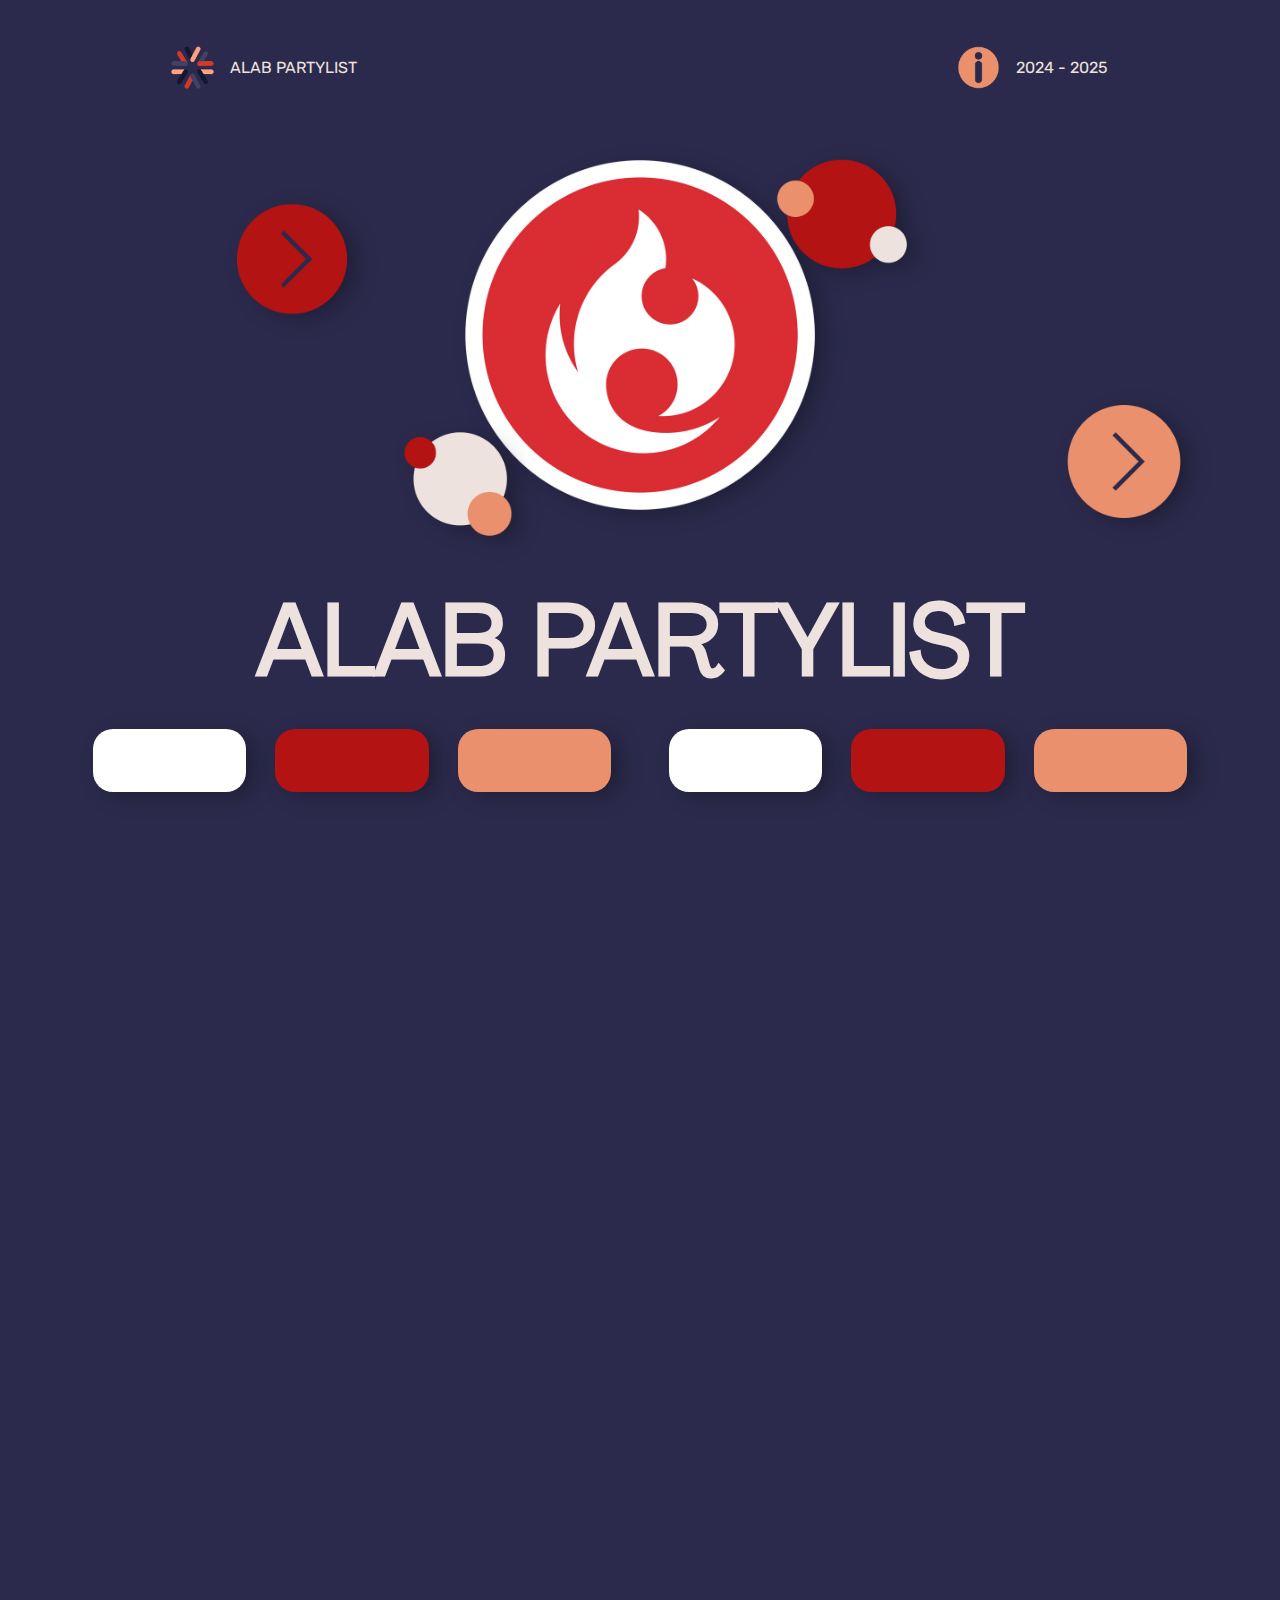
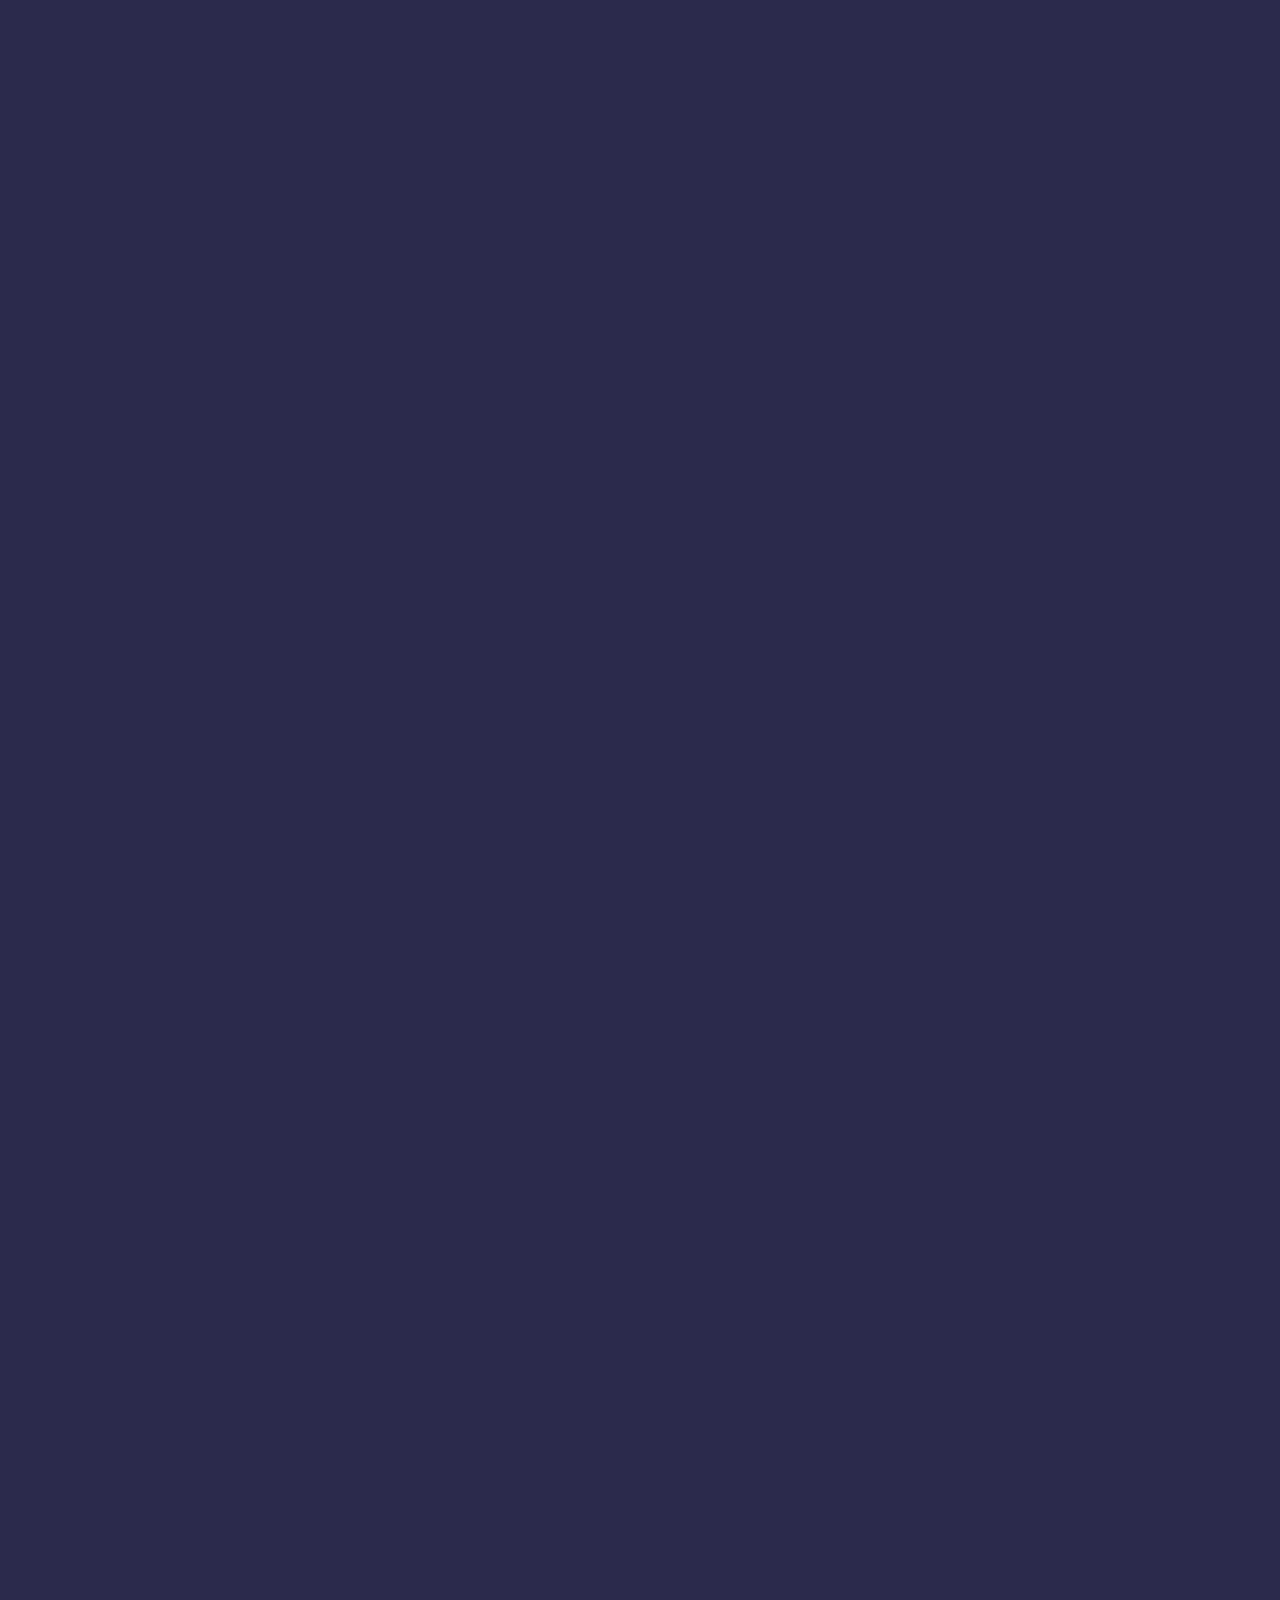
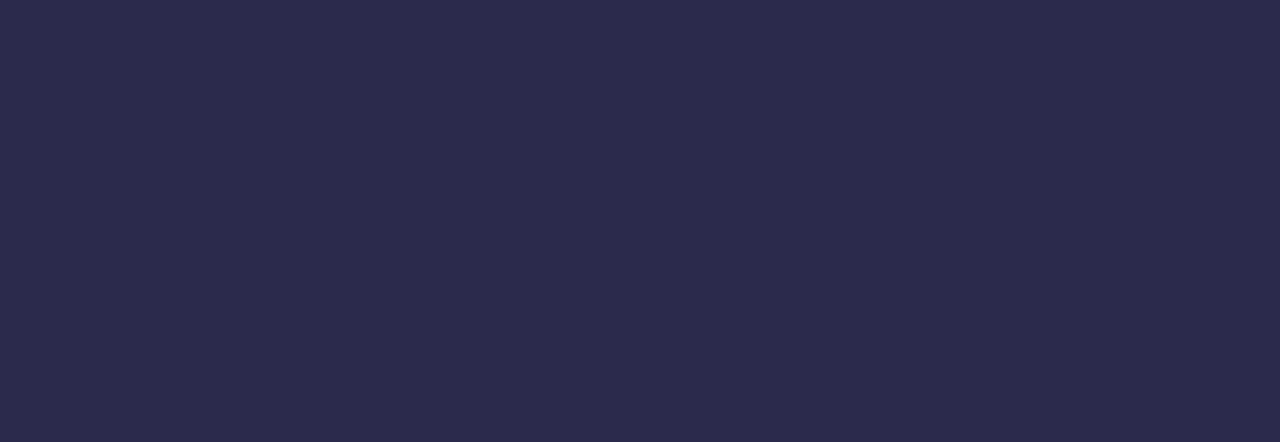
<file: index.html>
<!DOCTYPE html>
<html lang="en">
<head>
    <meta charset="UTF-8">
    <meta name="viewport" content="width=device-width, initial-scale=1.0">
    <title>Alab Partylist</title>
    <link rel="stylesheet" href="styles/style.css">
    <link rel="shortcut icon" href="static/alab.png" type="image/x-icon">
</head>
<body>
    <header>
        <div class="top-section">
            <div class="logo-sec">
                <img src="static/temp-logo.png" alt="">
                <p>ALAB PARTYLIST</p>
            </div>
            <div class="batch">
                <img src="static/batch-icon.png" alt="">
                <p>2024 - 2025</p>
            </div>
        </div>
        <div class="body-sec">
            <img src="static/alab.png" class="design-float logo" alt="">
            <img src="static/arrow-red.png" class="design-float" id="design-1" alt="">
            <img src="static/floating-circle.png" class="design-float" id="design-2" alt="">
            <img src="static/floating-circle2.png" class="design-float" id="design-3" alt="">
            <img src="static/arrow-orange.png" class="design-float" id="design-4" alt="">
        </div>
        <h1>ALAB PARTYLIST</h1>
        <div class="bottom-sec">
            <div class="side-bar">
                <div class="white-bar bar color_bar1"></div>
                <div class="red-bar bar color_bar2"></div>
                <div class="orange-bar bar color_bar3"></div>
            </div>
            <div class="side-bar">
                <div class="white-bar bar color_bar4"></div>
                <div class="red-bar bar color_bar5"></div>
                <div class="orange-bar bar color_bar6"></div>
            </div>
        </div>
    </header>
    <div class="agenda">
        <div class="msg-board reveal">
            <img src="static/earth-icon.png" alt="">
            <h2>Agenda</h2>
            <img src="static/earth-icon.png" alt="">
        </div>
        <div class="agenda-info reveal">
            <div class="info-wrapper">
                <h2>ALAB PARTYLIST</h2>
                <h3>Flaming hearts for an ignited change.</h3>
                <p>Just as fire ignites and spreads, the ALAB Partylist fuels the flames of equality and fairness. Our main agenda blazes with the commitment to advocate for equal and fair chances in every aspect, whether in academic and non-academic activities for all students of SHS in San Nicholas III, Bacoor City. </p>
                <br>
                <p>We're dedicated to kindling programs focusing on protecting the welfare of the students. Like a beacon of fire, ALAB Partylist burns brightly, illuminating the route into a fairer and more unprejudiced learning environment.</p>
            </div>
            <div class="img-wrapper">
                <img src="static/school-img.png" alt="">
            </div>
        </div>
    </div>
    <div class="main-sec">
        <div class="msg-board reveal">
            <img src="static/earth-icon.png" alt="">
            <h2>MEET THE TEAM</h2>
            <img src="static/earth-icon.png" alt="">
        </div>
        <p class="reveal" id="instructions">(click image for information)</p>
        <div class="team-container">
            <div class="president reveal">
                <div class="info-holder">
                    <a href="umali.html">
                        <img src="static/umali.png" alt="">
                        <h2>Kyla Umali</h2>
                        <p>President</p>                        
                    </a>
                </div>  
            </div>
            <div class="other">
                <div class="info-holder reveal">
                    <a href="mikaella.html">
                        <img src="static/mikaella.png" alt="">
                        <h2>Mikaella Carbonell</h2>
                        <p>Vice President</p>
                    </a>
                </div>
                <div class="info-holder reveal">
                    <a href="cass.html">
                        <img src="static/cass.png" alt="">
                        <h2>Cassandra De Guzman </h2>
                        <p>Secretary</p>
                    </a>
                </div>
                <div class="info-holder reveal">
                    <a href="acma.html">
                        <img src="static/acma.png" alt="">
                        <h2>Riza Acma</h2>
                        <p>Treasurer</p>
                    </a>
                </div>
                <div class="info-holder reveal">
                    <a href="mico.html">
                        <img src="static/mico.png" alt="">
                        <h2>Lady Comico Bantayan</h2>
                        <p>Auditor</p>
                    </a>
                </div>
                <div class="info-holder reveal">
                    <a href="katly.html">
                        <img src="static/katly.png" alt="">
                        <h2>Cyrus Matthew Katly</h2>
                        <p>P.I.O</p>
                    </a>
                </div>
                <div class="info-holder reveal">
                    <a href="icawat.html">
                        <img src="static/icawat.png" alt="">
                        <h2>Cristan Icawat</h2>
                        <p>Peace Officer</p>
                    </a>
                </div>
                <div class="info-holder reveal">
                    <a href="ezekiel.html">
                        <img src="static/ezekiel.png" alt="">
                        <h2>Kris Ezekiel Ballo-Allo</h2>
                        <p>Grade Level Councilor (ICT)</p>
                    </a>
                </div>
                <div class="info-holder reveal">
                    <a href="almuete.html">
                        <img src="static/almuete.png" alt="">
                        <h2>Clowie Ivanna Almuete</h2>
                        <p>Grade Level Councilor (H.E)</p>
                    </a>
                </div>
                <div class="info-holder reveal">
                </div>
                <div class="info-holder reveal">
                    <a href="blanquera.html">
                        <img src="static/blanquera.png" alt="">
                        <h2>Jasmine Jane Blanquera</h2>
                        <p>Grade Level Councilor (HUMSS)</p>
                    </a>
                </div>
                <div class="info-holder reveal">
                    <a href="dacca.html">
                        <img src="static/dacca.png" alt="">
                        <h2>Robert Dacca</h2>
                        <p>Grade Level Councilor (GAS)</p>
                    </a>
                </div>
            </div>
        </div>
    </div>
    <script src="scripts/script.js"></script>
</body>
</html>
</file>
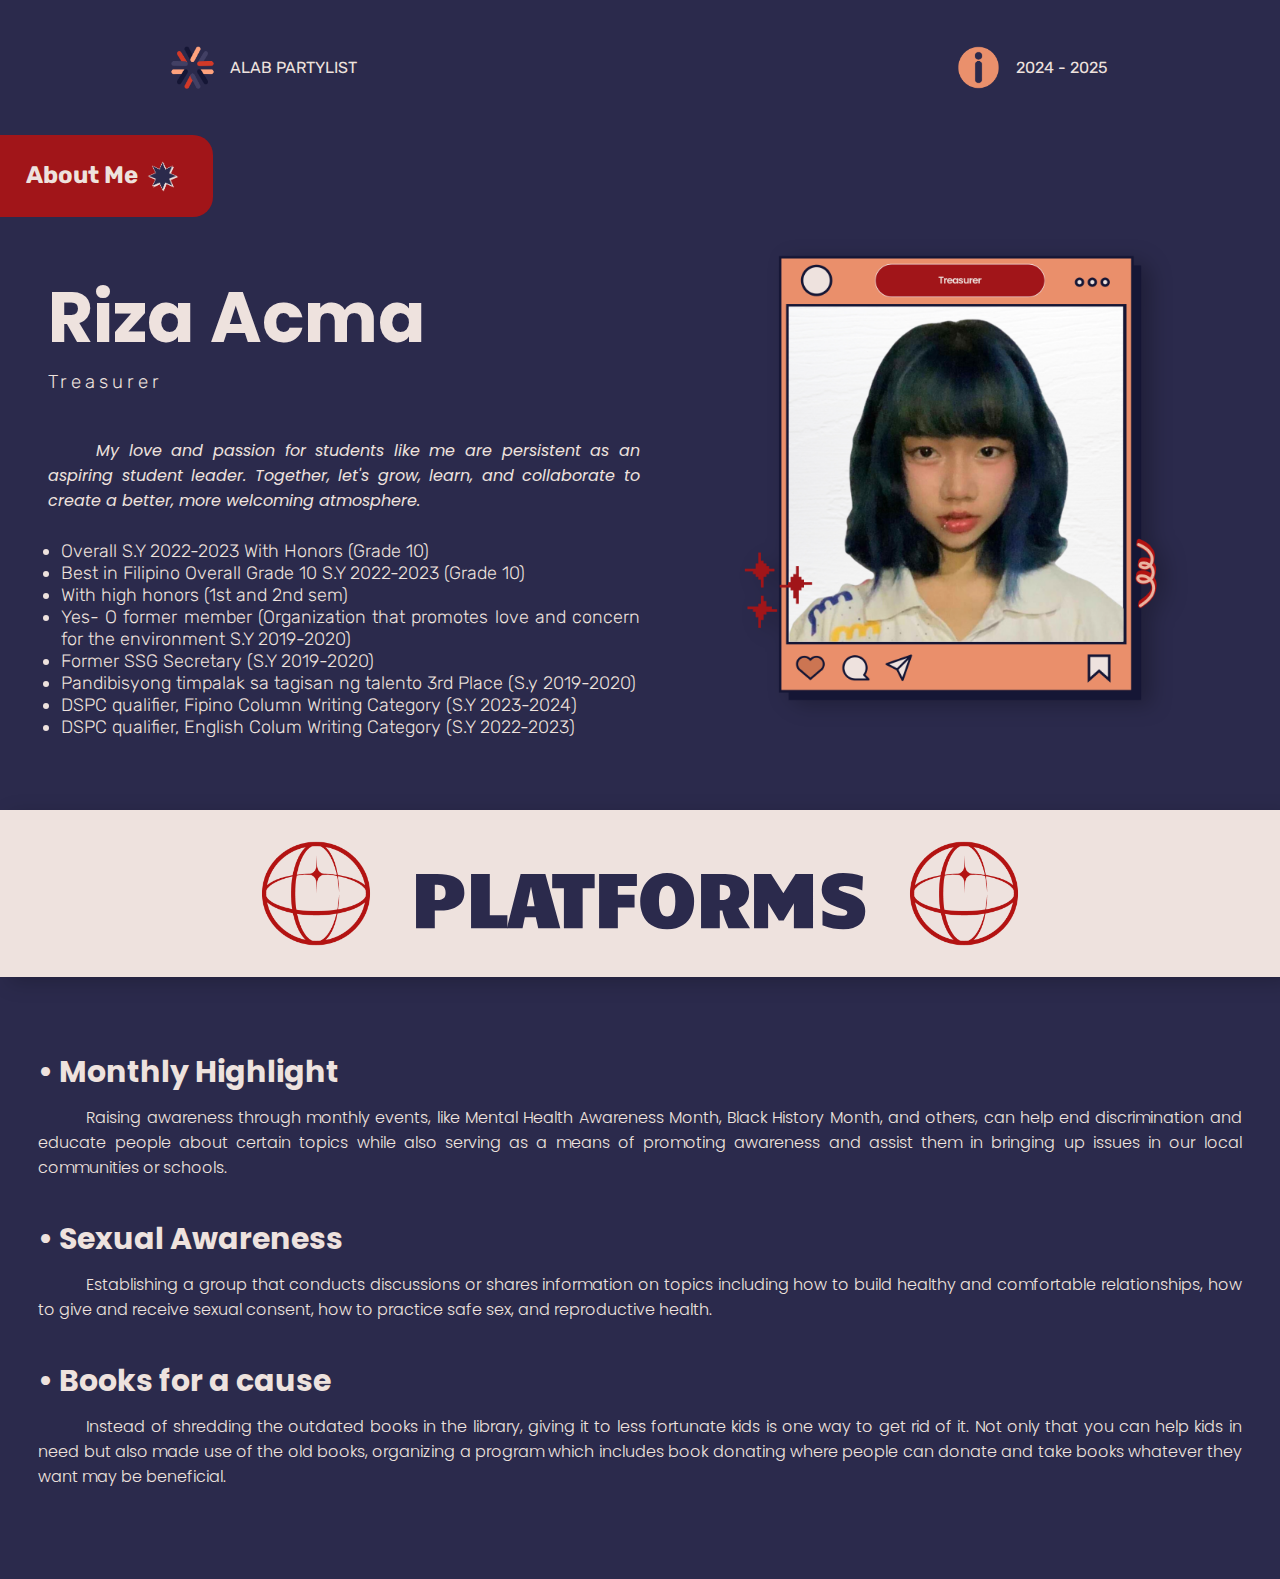
<file: acma.html>
<!DOCTYPE html>
<html lang="en">
<head>
    <meta charset="UTF-8">
    <meta name="viewport" content="width=device-width, initial-scale=1.0">
    <title>Riza Acma</title>
    <link rel="stylesheet" href="styles/user.css">
    <link rel="shortcut icon" href="static/acma.png" type="image/x-icon">
</head>
<body>
    <header>
        <div class="top-section">
            <div class="logo-sec">
                <a href="index.html">
                    <img src="static/temp-logo.png" alt="">
                    <p>ALAB PARTYLIST</p>
                </a>
            </div>
            <div class="batch">
                <img src="static/batch-icon.png" alt="">
                <p>2024 - 2025</p>
            </div>
        </div>
        <div class="about-me">
            <h2>About Me</h2>
            <img src="static/star.png" alt="">
        </div>
        <div class="content-sec">
            <div class="info">
                <div class="info-content">
                    <h2>Riza Acma</h2>
                    <h3>Treasurer</h3>
                    <p>My love and passion for students like me are persistent as an aspiring student leader. Together, let's grow, learn, and collaborate to create a better, more welcoming atmosphere.</p>
                    <ul>
                        <li>Overall S.Y 2022-2023 With Honors (Grade 10)</li>
                        <li>Best in Filipino Overall Grade 10 S.Y 2022-2023 (Grade 10)</li>
                        <li>With high honors (1st and 2nd sem)</li>
                        <li>Yes- O former member (Organization that promotes love and concern for the environment S.Y 2019-2020)</li>
                        <li>Former SSG Secretary (S.Y 2019-2020)</li>
                        <li>Pandibisyong timpalak sa tagisan ng talento 3rd Place (S.y 2019-2020)</li>
                        <li>DSPC qualifier, Fipino Column Writing Category (S.Y 2023-2024)</li>
                        <li>DSPC qualifier, English Colum Writing Category (S.Y 2022-2023)</li>
                    </ul>
                </div>
            </div>
            <div class="img-wrapper">
                <img src="static/acma-frame.png" alt="">
            </div>
        </div>
    </header>
    <div class="platforms">
        <div class="msg-board reveal">
            <img src="static/earth-icon.png" alt="">
            <h2>Platforms</h2>
            <img src="static/earth-icon.png" alt="">
        </div>
        <div class="platform">
            <h2>• Monthly Highlight</h2>
            <p>Raising awareness through monthly events, like Mental Health Awareness Month, Black History Month, and others, can help end discrimination and educate people about certain topics while also serving as a means of promoting awareness and assist them in bringing up issues in our local communities or schools.</p>
            <br><br>
            <h2>• Sexual Awareness</h2>
            <p>Establishing a group that conducts discussions or shares information on topics including how to build healthy and comfortable relationships, how to give and receive sexual consent, how to practice safe sex, and reproductive health.</p>
            <br><br>
            <h2>• Books for a cause</h2>
            <p>Instead of shredding the outdated books in the library, giving it to less fortunate kids is one way to get rid of it. Not only that you can help kids in need but also made use of the old books, organizing a program which includes book donating where people can donate and take books whatever they want may be beneficial.</p>
        </div>
    </div>
</body>
</html>
</file>
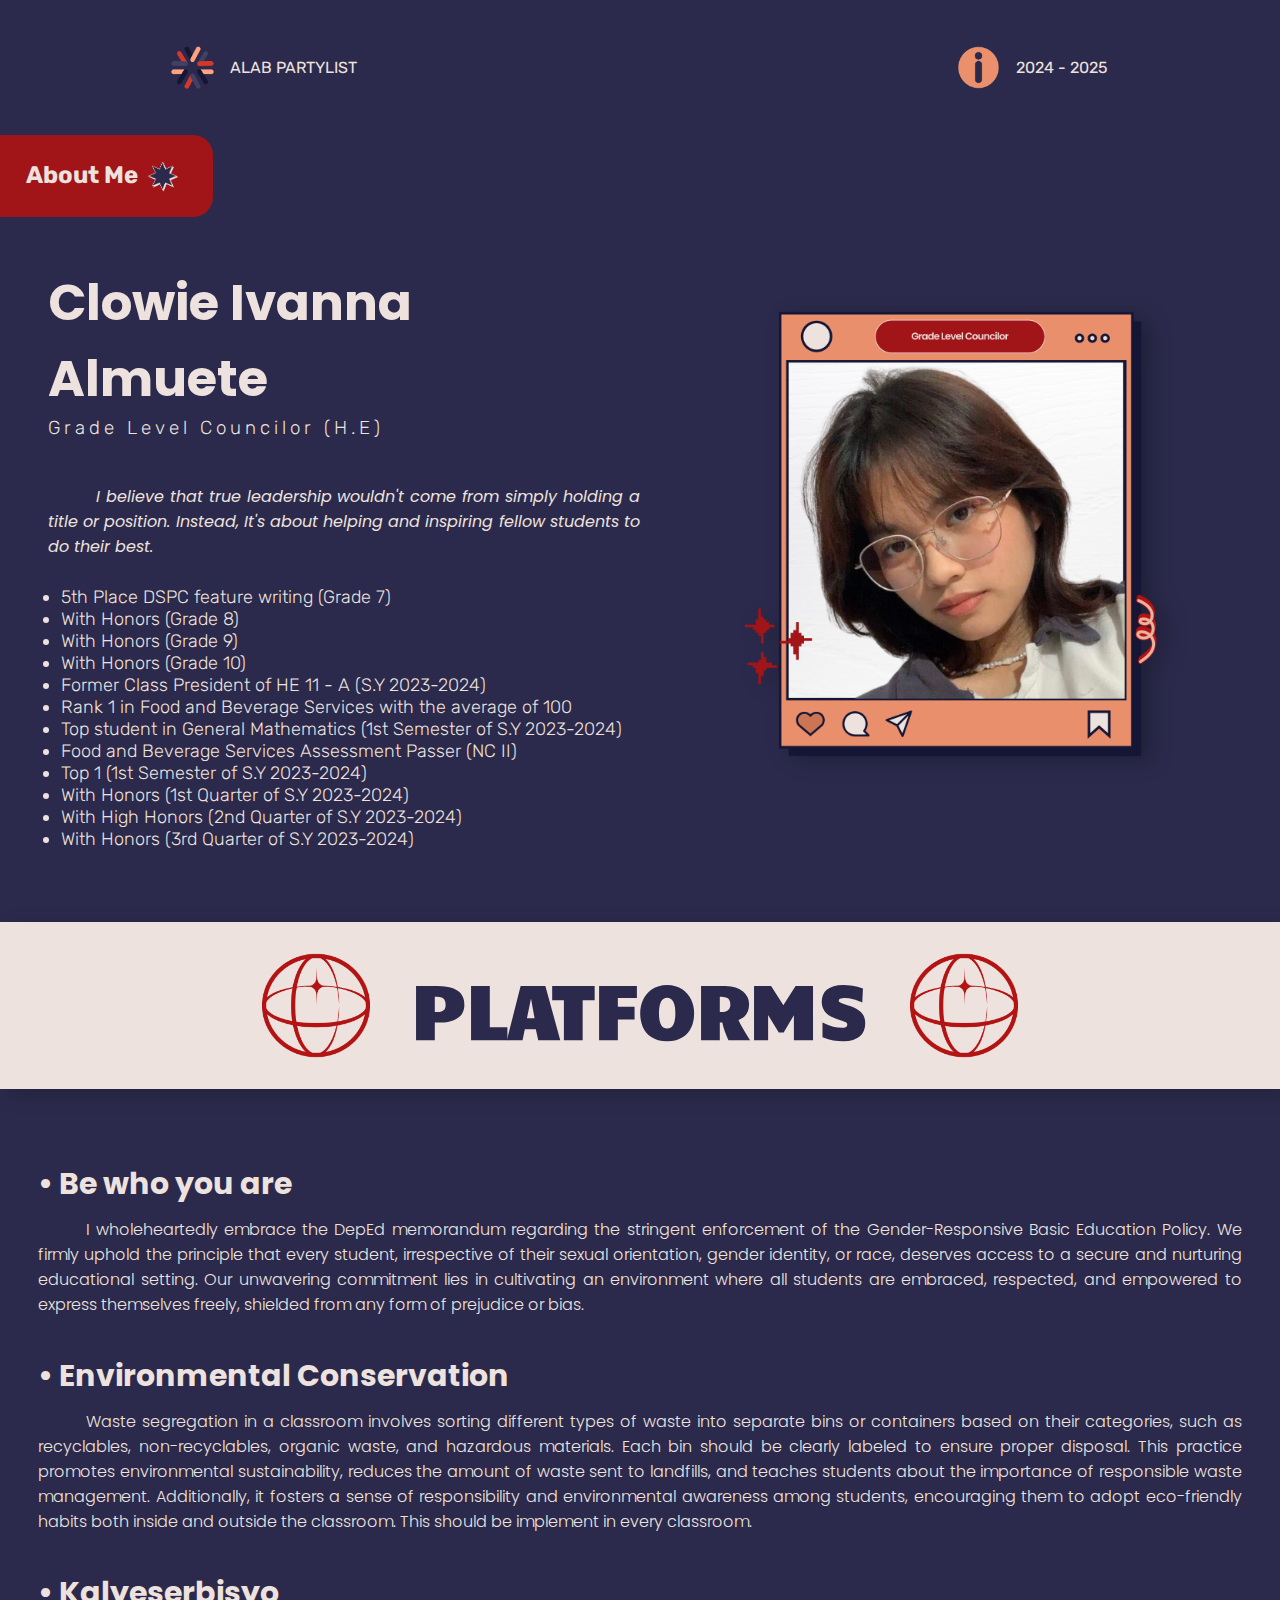
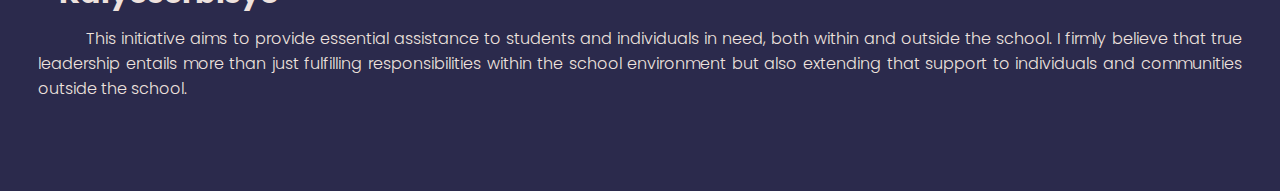
<file: almuete.html>
<!DOCTYPE html>
<html lang="en">
<head>
    <meta charset="UTF-8">
    <meta name="viewport" content="width=device-width, initial-scale=1.0">
    <title>Clowie Ivanna Almuete</title>
    <link rel="stylesheet" href="styles/user.css">
    <link rel="shortcut icon" href="static/almuete.png" type="image/x-icon">
    <style>
        body header .content-sec .info .info-content h2 {
            font-size: 50px;
        }

        @media (max-width: 500px) {
            body header .content-sec .info .info-content h2 {
                font-size: 40px;
            }
        }
    </style>
</head>
<body>
    <header>
        <div class="top-section">
            <div class="logo-sec">
                <a href="index.html">
                    <img src="static/temp-logo.png" alt="">
                    <p>ALAB PARTYLIST</p>
                </a>
            </div>
            <div class="batch">
                <img src="static/batch-icon.png" alt="">
                <p>2024 - 2025</p>
            </div>
        </div>
        <div class="about-me">
            <h2>About Me</h2>
            <img src="static/star.png" alt="">
        </div>
        <div class="content-sec">
            <div class="info">
                <div class="info-content">
                    <h2>Clowie Ivanna Almuete</h2>
                    <h3>Grade Level Councilor (H.E)</h3>
                    <p>I believe that true leadership wouldn't come from simply holding a title or position. Instead, It's about helping and inspiring fellow students to do their best.</p>
                    <ul>
                        <li>5th Place DSPC feature writing (Grade 7)</li>
                        <li>With Honors (Grade 8)</li>
                        <li>With Honors (Grade 9)</li>
                        <li>With Honors (Grade 10)</li>
                        <li>Former Class President of HE 11 - A (S.Y 2023-2024)</li>
                        <li>Rank 1 in Food and Beverage Services with the average of 100</li>
                        <li>Top student in General Mathematics (1st Semester of S.Y 2023-2024)</li>
                        <li>Food and Beverage Services Assessment Passer (NC II)</li>
                        <li>Top 1 (1st Semester of S.Y 2023-2024)</li>
                        <li>With Honors (1st Quarter of  S.Y 2023-2024)</li>
                        <li>With High Honors (2nd Quarter of S.Y 2023-2024)</li>
                        <li>With Honors (3rd Quarter of S.Y 2023-2024)</li>
                    </ul>
                </div>
            </div>
            <div class="img-wrapper">
                <img src="static/almuete-frame.png" alt="">
            </div>
        </div>
    </header>
    <div class="platforms">
        <div class="msg-board reveal">
            <img src="static/earth-icon.png" alt="">
            <h2>Platforms</h2>
            <img src="static/earth-icon.png" alt="">
        </div>
        <div class="platform">
            <h2>• Be who you are</h2>
            <p>I wholeheartedly embrace the DepEd memorandum regarding the stringent enforcement of the Gender-Responsive Basic Education Policy. We firmly uphold the principle that every student, irrespective of their sexual orientation, gender identity, or race, deserves access to a secure and nurturing educational setting. Our unwavering commitment lies in cultivating an environment where all students are embraced, respected, and empowered to express themselves freely, shielded from any form of prejudice or bias.</p>
            <br><br>
            <h2>• Environmental Conservation</h2>
            <p>Waste segregation in a classroom involves sorting different types of waste into separate bins or containers based on their categories, such as recyclables, non-recyclables, organic waste, and hazardous materials. Each bin should be clearly labeled to ensure proper disposal. This practice promotes environmental sustainability, reduces the amount of waste sent to landfills, and teaches students about the importance of responsible waste management. Additionally, it fosters a sense of responsibility and environmental awareness among students, encouraging them to adopt eco-friendly habits both inside and outside the classroom. This should be implement in every classroom.</p>
            <br><br>
            <h2>• Kalyeserbisyo</h2>
            <p>This initiative aims to provide essential assistance to students and individuals in need, both within and outside the school. I firmly believe that true leadership entails more than just fulfilling responsibilities within the school environment but also extending that support to individuals and communities outside the school.</p>
        </div>
    </div>
</body>
</html>
</file>
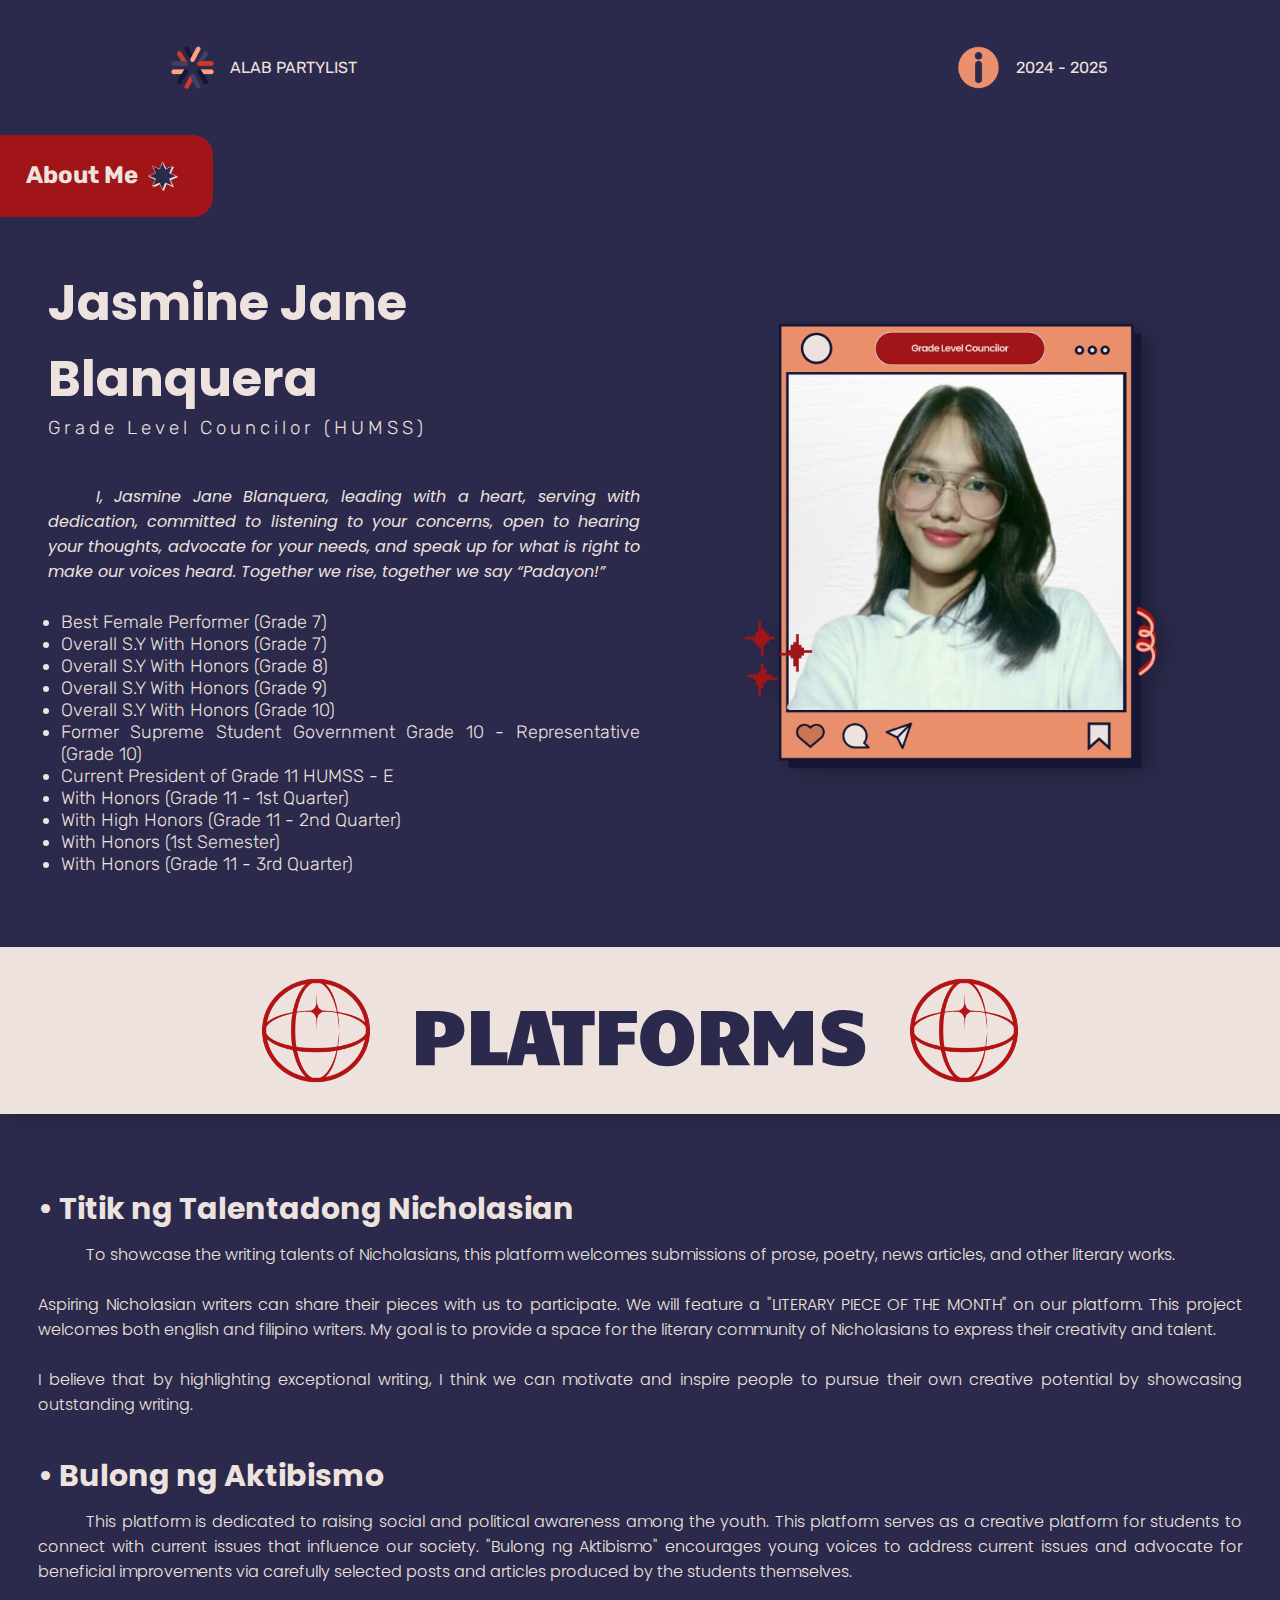
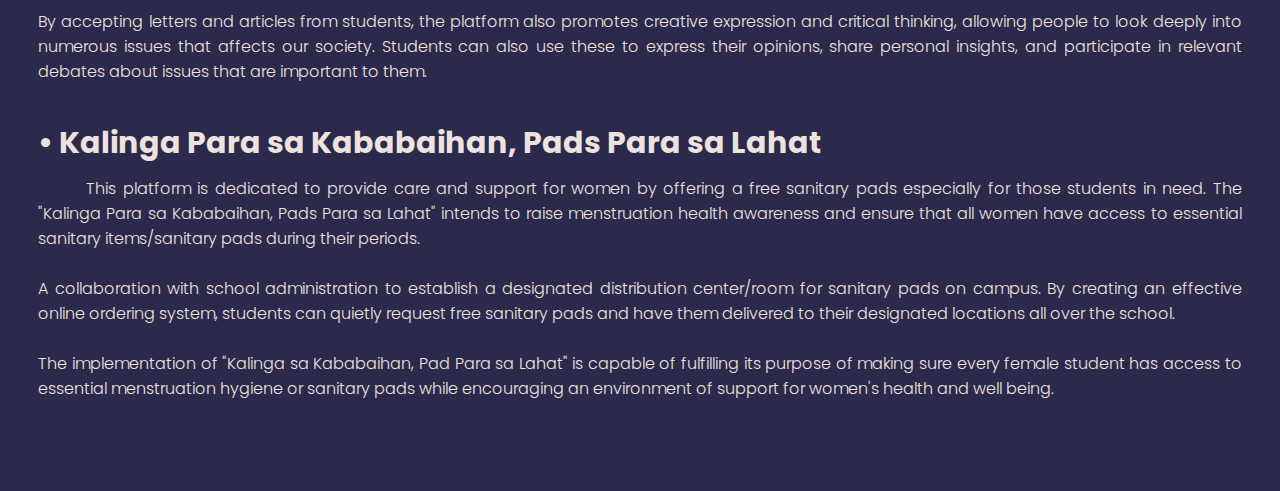
<file: blanquera.html>
<!DOCTYPE html>
<html lang="en">
<head>
    <meta charset="UTF-8">
    <meta name="viewport" content="width=device-width, initial-scale=1.0">
    <title>Jasmine Jane Blanquera</title>
    <link rel="stylesheet" href="styles/user.css">
    <link rel="shortcut icon" href="static/blanquera.png" type="image/x-icon">
    <style>
        body header .content-sec .info .info-content h2 {
            font-size: 50px;
        }

        @media (max-width: 500px) {
            body header .content-sec .info .info-content h2 {
                font-size: 26px;
            }
        }
    </style>
</head>
<body>
    <header>
        <div class="top-section">
            <div class="logo-sec">
                <a href="index.html">
                    <img src="static/temp-logo.png" alt="">
                    <p>ALAB PARTYLIST</p>
                </a>
            </div>
            <div class="batch">
                <img src="static/batch-icon.png" alt="">
                <p>2024 - 2025</p>
            </div>
        </div>
        <div class="about-me">
            <h2>About Me</h2>
            <img src="static/star.png" alt="">
        </div>
        <div class="content-sec">
            <div class="info">
                <div class="info-content">
                    <h2>Jasmine Jane Blanquera</h2>
                    <h3>Grade Level Councilor (HUMSS)</h3>
                    <p>I, Jasmine Jane Blanquera, leading with a heart, serving with dedication, committed to listening to your concerns, open to hearing your thoughts, advocate for your needs, and speak up for what is right to make our voices heard. Together we rise, together we say “Padayon!”</p>
                    <ul>
                        <li>Best Female Performer (Grade 7)</li>
                        <li>Overall S.Y With Honors (Grade 7)</li>
                        <li>Overall S.Y With Honors (Grade 8)</li>
                        <li>Overall S.Y With Honors (Grade 9)</li>
                        <li>Overall S.Y With Honors (Grade 10)</li>
                        <li>Former Supreme Student Government Grade 10 - Representative (Grade 10)</li>
                        <li>Current President of Grade 11 HUMSS - E</li>
                        <li>With Honors (Grade 11 - 1st Quarter)</li>
                        <li>With High Honors (Grade 11 - 2nd Quarter)</li>
                        <li>With Honors (1st Semester)</li>
                        <li>With Honors (Grade 11 -  3rd Quarter)</li>
                    </ul>
                </div>
            </div>
            <div class="img-wrapper">
                <img src="static/blanquera-frame.png" alt="">
            </div>
        </div>
    </header>
    <div class="platforms">
        <div class="msg-board reveal">
            <img src="static/earth-icon.png" alt="">
            <h2>Platforms</h2>
            <img src="static/earth-icon.png" alt="">
        </div>
        <div class="platform">
            <h2>• Titik ng Talentadong Nicholasian</h2>
            <p>To showcase the writing talents of Nicholasians, this platform welcomes submissions of prose, poetry, news articles, and other literary works.
                <br><br>
                Aspiring Nicholasian writers can share their pieces with us to participate. We will feature a "LITERARY PIECE OF THE MONTH" on our platform. This project welcomes both english and filipino writers. My goal is to provide a space for the literary community of Nicholasians to express their creativity and talent.
               <br><br>
                I believe that by highlighting exceptional writing, I think we can motivate and inspire people to pursue their own creative potential by showcasing outstanding writing.</p>
            <br><br>
            <h2>• Bulong ng Aktibismo</h2>
            <p>This platform is dedicated to raising social and political awareness among the youth. This platform serves as a creative platform for students to connect with current issues that influence our society. "Bulong ng Aktibismo" encourages young voices to address current issues and advocate for beneficial improvements via carefully selected posts and articles produced by the students themselves.
                <br><br>
                By accepting letters and articles from students, the platform also promotes creative expression and critical thinking, allowing people to look deeply into numerous issues that affects our society. Students can also use these to express their opinions, share personal insights, and participate in relevant debates about issues that are important to them.</p>
            <br><br>
            <h2>• Kalinga Para sa Kababaihan, Pads Para sa Lahat</h2>
            <p>This platform is dedicated to provide care and support for women by offering a free sanitary pads especially for those students in need. The "Kalinga Para sa Kababaihan, Pads Para sa Lahat" intends to raise menstruation health awareness and ensure that all women have access to essential sanitary items/sanitary pads during their periods.  
                <br><br>
                A collaboration with school administration to establish a designated distribution center/room for sanitary pads on campus. By creating an effective online ordering system, students can quietly request free sanitary pads and have them delivered to their designated locations all over the school.
                <br><br>
                The implementation of "Kalinga sa Kababaihan, Pad Para sa Lahat" is capable of fulfilling its purpose of making sure every female student has access to essential menstruation hygiene or sanitary pads while encouraging an environment of support for women's health and well being.</p>
        </div>
    </div>
</body>
</html>
</file>
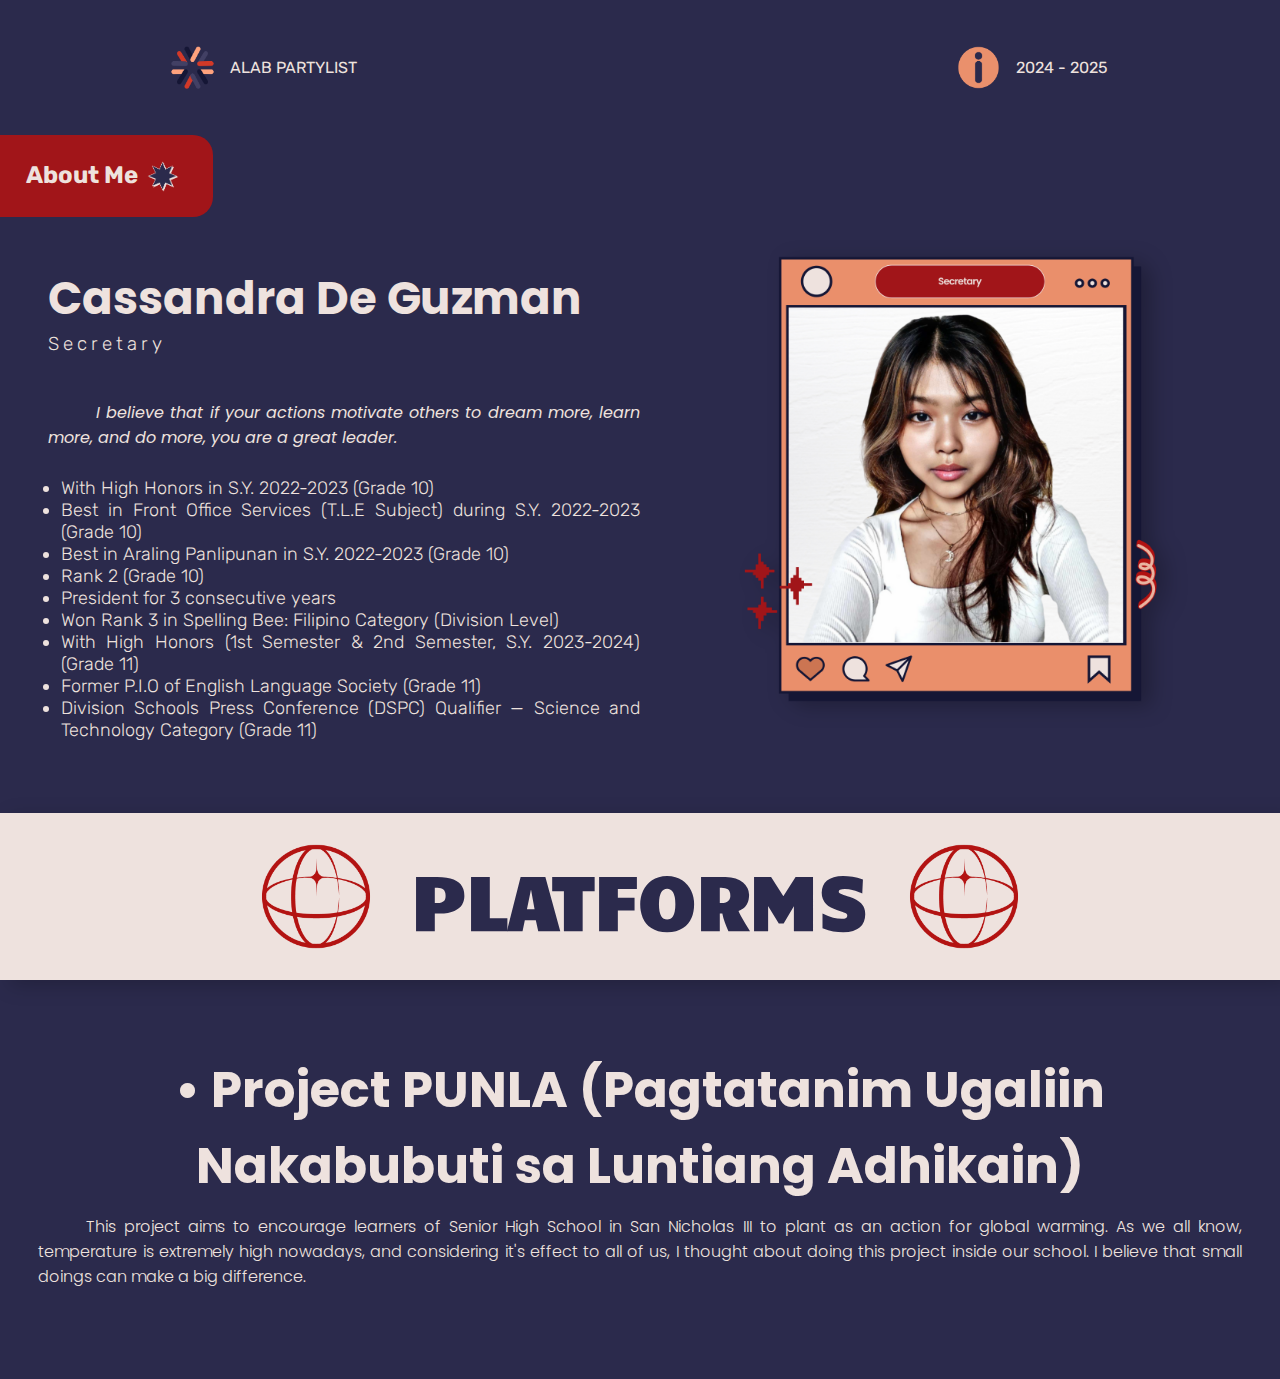
<file: cass.html>
<!DOCTYPE html>
<html lang="en">
<head>
    <meta charset="UTF-8">
    <meta name="viewport" content="width=device-width, initial-scale=1.0">
    <title>Cassandra De Guzman</title>
    <link rel="stylesheet" href="styles/user.css">
    <link rel="shortcut icon" href="static/cass.png" type="image/x-icon">
    <style>
        body header .content-sec .info .info-content h2 {
            font-size: 45px;
        }

        @media (max-width: 500px) {
            body header .content-sec .info .info-content h2 {
                font-size: 25px;
            }
        }
    </style>
    <style>
        #main-platform {
            text-align: center; 
            font-size: 50px;
        }

        @media (max-width: 500px) {
            #main-platform {
                font-size: 35px;
            }
        }
    </style>
</head>
<body>
    <header>
        <div class="top-section">
            <div class="logo-sec">
                <a href="index.html">
                    <img src="static/temp-logo.png" alt="">
                    <p>ALAB PARTYLIST</p>
                </a>
            </div>
            <div class="batch">
                <img src="static/batch-icon.png" alt="">
                <p>2024 - 2025</p>
            </div>
        </div>
        <div class="about-me">
            <h2>About Me</h2>
            <img src="static/star.png" alt="">
        </div>
        <div class="content-sec">
            <div class="info">
                <div class="info-content">
                    <h2>Cassandra De Guzman</h2>
                    <h3>Secretary</h3>
                    <p>I believe that if your actions motivate others to dream more, learn more, and do more, you are a great leader.</p>
                    <ul>
                        <li>With High Honors in S.Y. 2022-2023 (Grade 10)</li>
                        <li>Best in Front Office Services (T.L.E Subject) during S.Y. 2022-2023 (Grade 10)</li>
                        <li>Best in Araling Panlipunan in S.Y. 2022-2023 (Grade 10)</li>
                        <li>Rank 2 (Grade 10)</li>
                        <li>President for 3 consecutive years</li>
                        <li>Won Rank 3 in Spelling Bee: Filipino Category (Division Level)</li>
                        <li>With High Honors (1st Semester & 2nd Semester, S.Y. 2023-2024) (Grade 11)</li>
                        <li>Former P.I.O of English Language Society (Grade 11)</li>
                        <li>Division Schools Press Conference (DSPC) Qualifier — Science and Technology Category (Grade 11)</li>
                    </ul>
                </div>
            </div>
            <div class="img-wrapper">
                <img src="static/cass-frame.png" alt="">
            </div>
        </div>
    </header>
    <div class="platforms">
        <div class="msg-board reveal">
            <img src="static/earth-icon.png" alt="">
            <h2>Platforms</h2>
            <img src="static/earth-icon.png" alt="">
        </div>
        <div class="platform">
            <h2 id="main-platform">• Project PUNLA (Pagtatanim Ugaliin Nakabubuti sa Luntiang Adhikain)</h2>
            <p>This project aims to encourage learners of Senior High School in San Nicholas III to plant as an action for global warming. As we all know, temperature is extremely high nowadays, and considering it's effect to all of us, I thought about doing this project inside our school. I believe that small doings can make a big difference.</p>
        </div>
    </div>
</body>
</html>
</file>
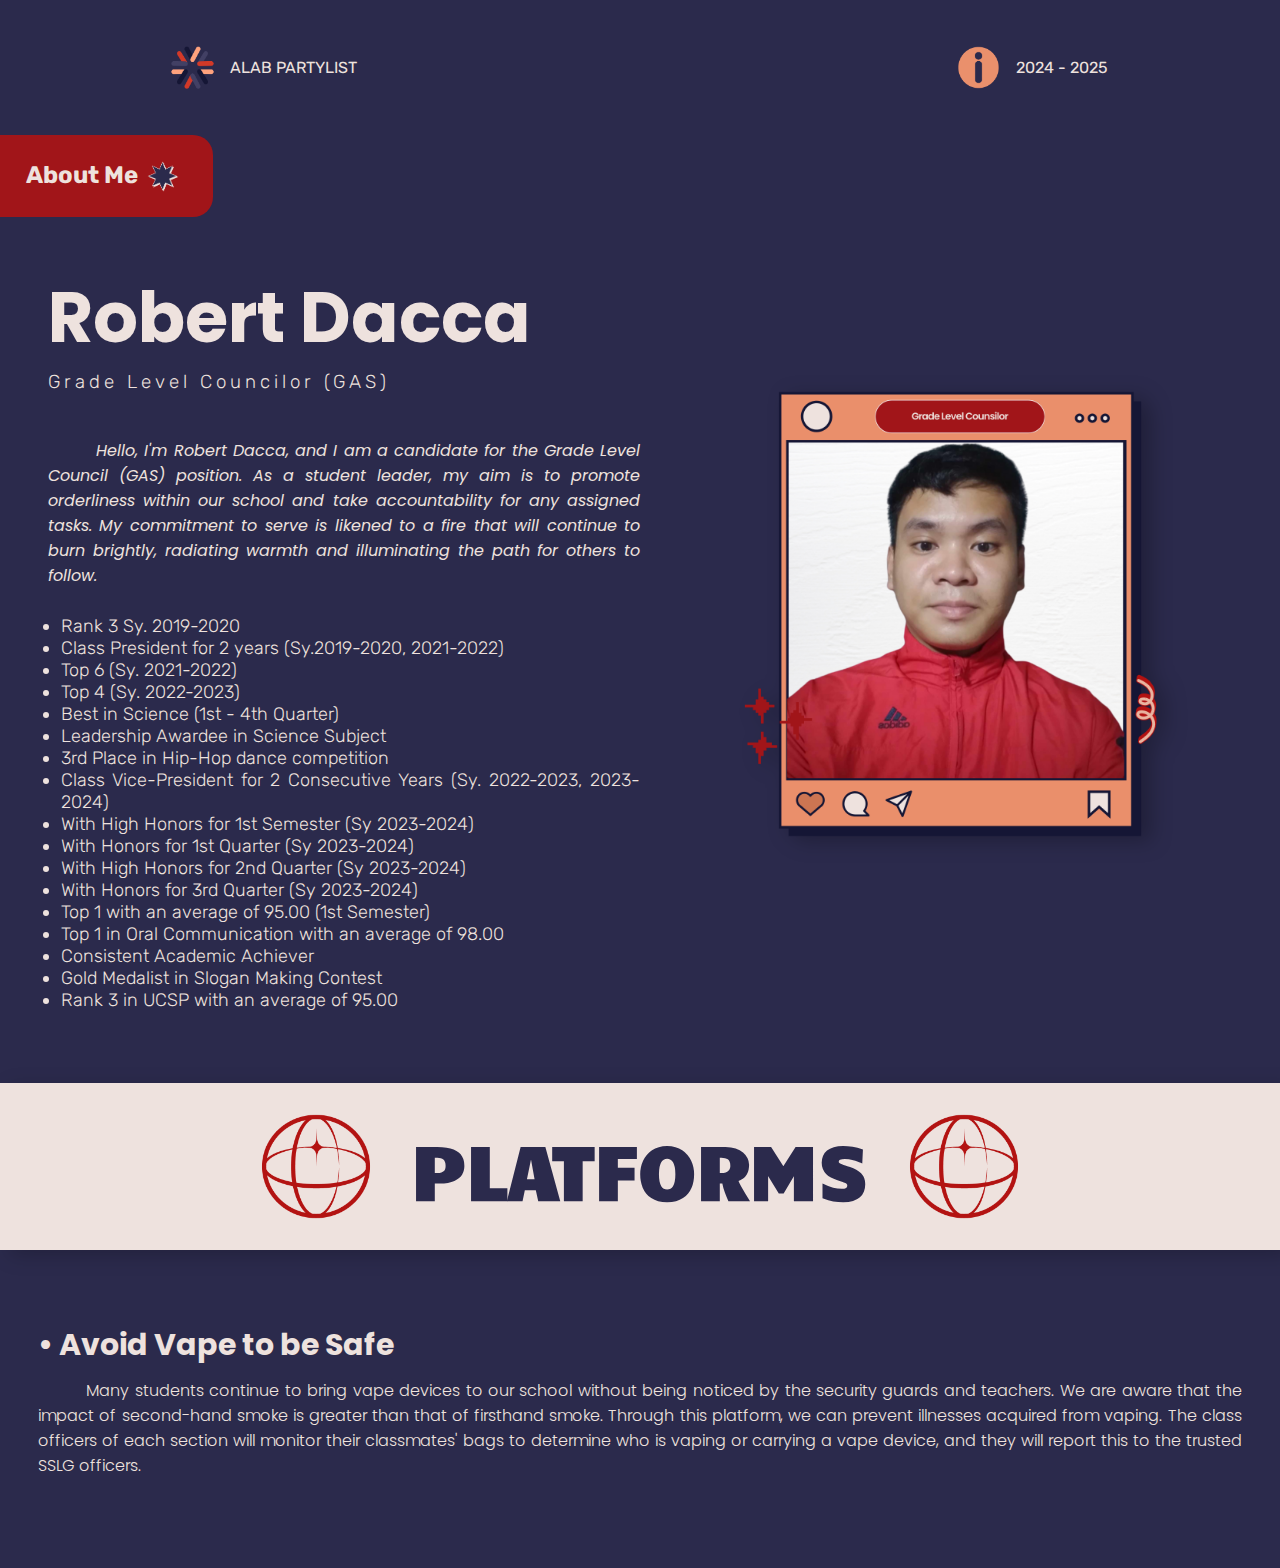
<file: dacca.html>
<!DOCTYPE html>
<html lang="en">
<head>
    <meta charset="UTF-8">
    <meta name="viewport" content="width=device-width, initial-scale=1.0">
    <title>Robert Dacca</title>
    <link rel="stylesheet" href="styles/user.css">
    <link rel="shortcut icon" href="static/dacca.png" type="image/x-icon">
</head>
<body>
    <header>
        <div class="top-section">
            <div class="logo-sec">
                <a href="index.html">
                    <img src="static/temp-logo.png" alt="">
                    <p>ALAB PARTYLIST</p>
                </a>
            </div>
            <div class="batch">
                <img src="static/batch-icon.png" alt="">
                <p>2024 - 2025</p>
            </div>
        </div>
        <div class="about-me">
            <h2>About Me</h2>
            <img src="static/star.png" alt="">
        </div>
        <div class="content-sec">
            <div class="info">
                
                <div class="info-content">
                    <h2>Robert Dacca</h2>
                    <h3>Grade Level Councilor (GAS)</h3>
                    <p>Hello, I'm Robert Dacca, and I am a candidate for the Grade Level Council (GAS) position. As a student leader, my aim is to promote orderliness within our school and take accountability for any assigned tasks. My commitment to serve is likened to a fire that will continue to burn brightly, radiating warmth and illuminating the path for others to follow.</p>
                    <ul>
                        <li>Rank 3 Sy. 2019-2020</li>
                        <li>Class President for 2 years (Sy.2019-2020, 2021-2022)</li>
                        <li>Top 6 (Sy. 2021-2022) </li>
                        <li>Top 4 (Sy. 2022-2023) </li>
                        <li>Best in Science (1st - 4th Quarter) </li>
                        <li>Leadership Awardee in Science Subject</li>
                        <li>3rd Place in Hip-Hop dance competition</li>
                        <li>Class Vice-President for 2 Consecutive Years (Sy. 2022-2023, 2023-2024)</li>
                        <li>With High Honors for 1st Semester (Sy 2023-2024) </li>
                        <li>With Honors for 1st Quarter (Sy 2023-2024) </li>
                        <li>With High Honors for 2nd Quarter (Sy 2023-2024) </li>
                        <li>With Honors for 3rd Quarter (Sy 2023-2024) </li>
                        <li>Top 1 with an average of 95.00 (1st Semester) </li>
                        <li>Top 1 in Oral Communication with an average of 98.00</li>
                        <li>Consistent Academic Achiever</li>
                        <li>Gold Medalist in Slogan Making Contest</li>
                        <li>Rank 3 in UCSP with an average of 95.00</li>
                    </ul>
                </div>
            </div>
            <div class="img-wrapper">
                <img src="static/dacca-frame.png" alt="">
            </div>
        </div>
    </header>
    <div class="platforms">
        <div class="msg-board reveal">
            <img src="static/earth-icon.png" alt="">
            <h2>Platforms</h2>
            <img src="static/earth-icon.png" alt="">
        </div>
        <div class="platform">
            <h2>• Avoid Vape to be Safe</h2>
            <p>Many students continue to bring vape devices to our school without being noticed by the security guards and teachers. We are aware that the impact of second-hand smoke is greater than that of firsthand smoke. Through this platform, we can prevent illnesses acquired from vaping. The class officers of each section will monitor their classmates' bags to determine who is vaping or carrying a vape device, and they will report this to the trusted SSLG officers.</p>
        </div>
    </div>
</body>
</html>
</file>
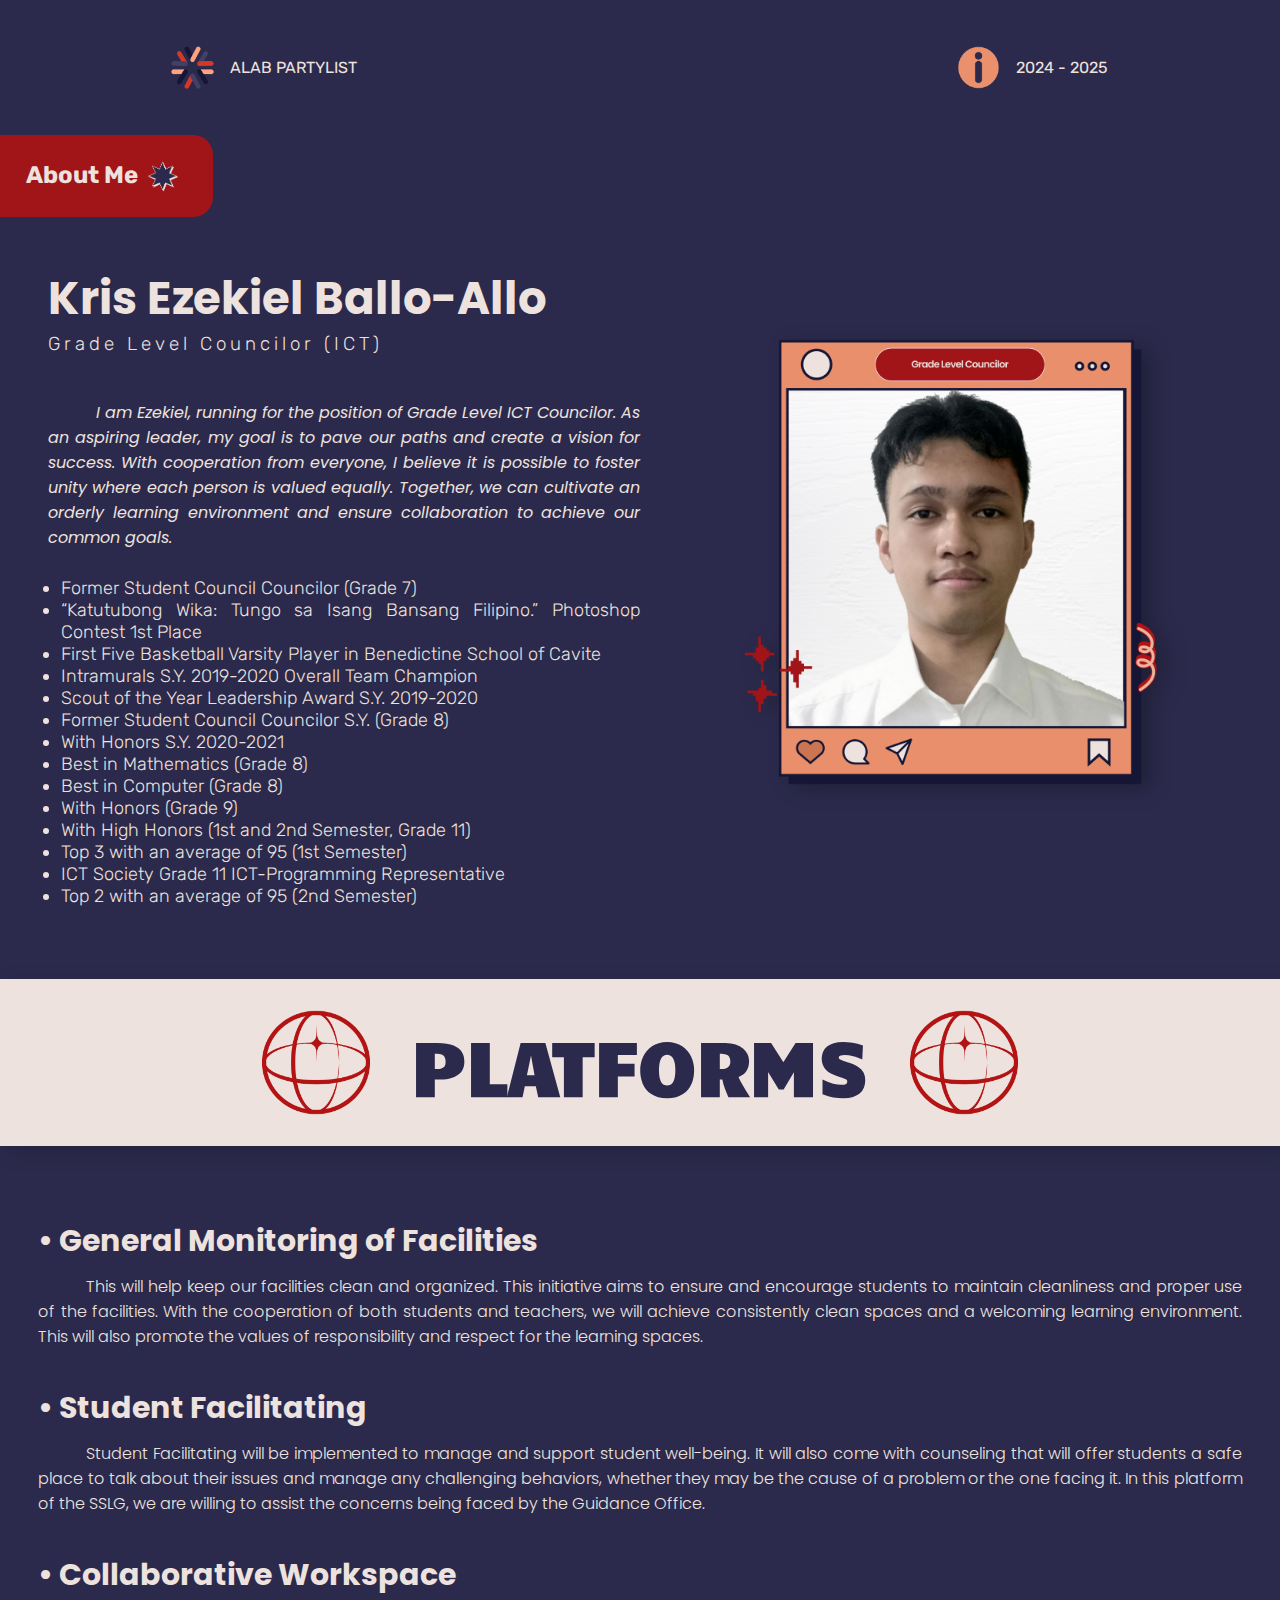
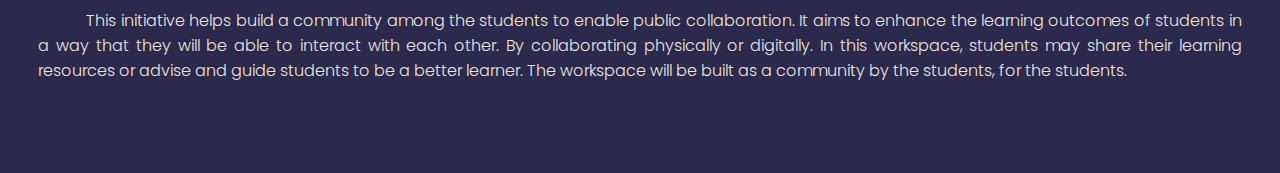
<file: ezekiel.html>
<!DOCTYPE html>
<html lang="en">
<head>
    <meta charset="UTF-8">
    <meta name="viewport" content="width=device-width, initial-scale=1.0">
    <title>Kris Ezekiel Ballo-Allo</title>
    <link rel="stylesheet" href="styles/user.css">
    <link rel="shortcut icon" href="static/ezekiel.png" type="image/x-icon">
    <style>
        body header .content-sec .info .info-content h2 {
            font-size: 45px;
        }

        @media (max-width: 500px) {
            body header .content-sec .info .info-content h2 {
                font-size: 25px;
            }
        }
    </style>
</head>
<body>
    <header>
        <div class="top-section">
            <div class="logo-sec">
                <a href="index.html">
                    <img src="static/temp-logo.png" alt="">
                    <p>ALAB PARTYLIST</p>
                </a>
            </div>
            <div class="batch">
                <img src="static/batch-icon.png" alt="">
                <p>2024 - 2025</p>
            </div>
        </div>
        <div class="about-me">
            <h2>About Me</h2>
            <img src="static/star.png" alt="">
        </div>
        <div class="content-sec">
            <div class="info">
                <div class="info-content">
                    <h2>Kris Ezekiel Ballo-Allo</h2>
                    <h3>Grade Level Councilor (ICT)</h3>
                    <p>I am Ezekiel, running for the position of Grade Level ICT Councilor. As an aspiring leader, my goal is to pave our paths and create a vision for success. With cooperation from everyone, I believe it is possible to foster unity where each person is valued equally. Together, we can cultivate an orderly learning environment and ensure collaboration to achieve our common goals.</p>
                    <ul>
                        <li>Former Student Council Councilor (Grade 7)</li>
                        <li>“Katutubong Wika: Tungo sa Isang Bansang Filipino.” Photoshop Contest 1st Place</li>
                        <li>First Five Basketball Varsity Player in Benedictine School of Cavite</li>
                        <li>Intramurals S.Y. 2019-2020 Overall Team Champion</li>
                        <li>Scout of the Year Leadership Award S.Y. 2019-2020</li>
                        <li>Former Student Council Councilor S.Y. (Grade 8)</li>
                        <li>With Honors S.Y. 2020-2021</li>
                        <li>Best in Mathematics (Grade 8)</li>
                        <li>Best in Computer (Grade 8)</li>
                        <li>With Honors (Grade 9)</li>
                        <li>With High Honors (1st and 2nd Semester, Grade 11)</li>
                        <li>Top 3 with an average of 95 (1st Semester)</li>
                        <li>ICT Society Grade 11 ICT-Programming Representative</li>
                        <li>Top 2 with an average of 95 (2nd Semester)</li>
                    </ul>
                </div>
            </div>
            <div class="img-wrapper">
                <img src="static/ezekiel-frame.png" alt="">
            </div>
        </div>
    </header>
    <div class="platforms">
        <div class="msg-board reveal">
            <img src="static/earth-icon.png" alt="">
            <h2>Platforms</h2>
            <img src="static/earth-icon.png" alt="">
        </div>
        <div class="platform">
            <h2>• General Monitoring of Facilities</h2>
            <p>This will help keep our facilities clean and organized. This initiative aims to ensure and encourage students to maintain cleanliness and proper use of the facilities. With the cooperation of both students and teachers, we will achieve consistently clean spaces and a welcoming learning environment. This will also promote the values of responsibility and respect for the learning spaces.</p>
            <br><br>
            <h2>• Student Facilitating</h2>
            <p>Student Facilitating will be implemented to manage and support student well-being. It will also come with counseling that will offer students a safe place to talk about their issues and manage any challenging behaviors, whether they may be the cause of a problem or the one facing it. In this platform of the SSLG, we are willing to assist the concerns being faced by the Guidance Office.</p>
            <br><br>
            <h2>• Collaborative Workspace</h2>
            <p>This initiative helps build a community among the students to enable public collaboration. It aims to enhance the learning outcomes of students in a way that they will be able to interact with each other. By collaborating physically or digitally. In this workspace, students may share their learning resources or advise and guide students to be a better learner. The workspace will be built as a community by the students, for the students.</p>
        </div>
    </div>
</body>
</html>
</file>
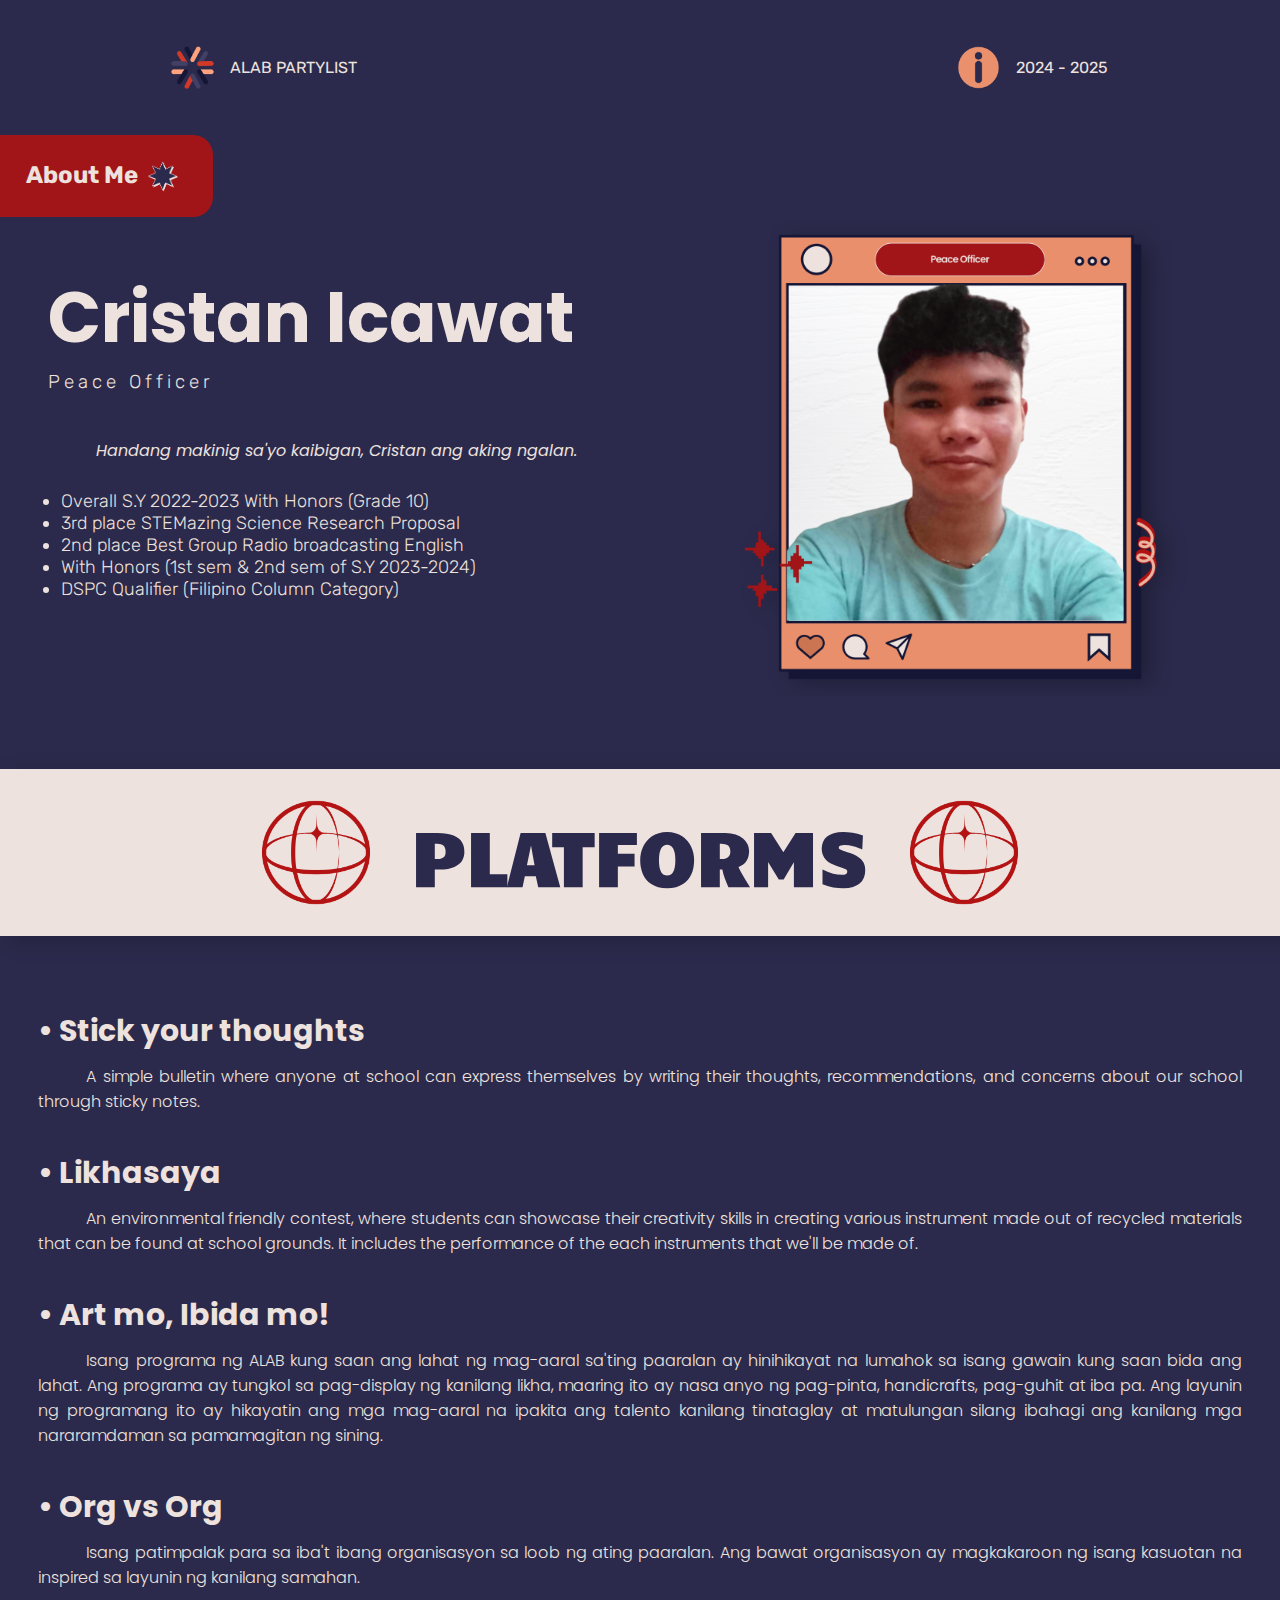
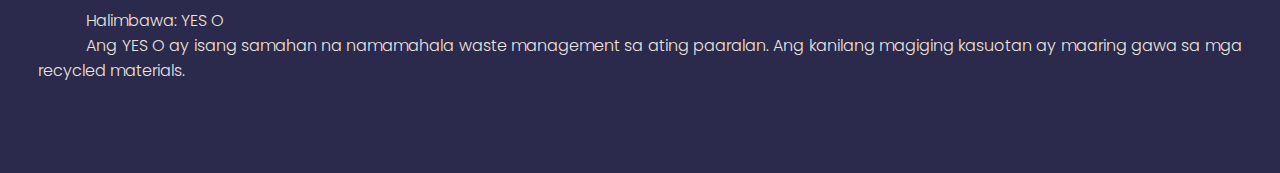
<file: icawat.html>
<!DOCTYPE html>
<html lang="en">
<head>
    <meta charset="UTF-8">
    <meta name="viewport" content="width=device-width, initial-scale=1.0">
    <title>Cristan Icawat</title>
    <link rel="stylesheet" href="styles/user.css">
    <link rel="shortcut icon" href="static/icawat.png" type="image/x-icon">
</head>
<body>
    <header>
        <div class="top-section">
            <div class="logo-sec">
                <a href="index.html">
                    <img src="static/temp-logo.png" alt="">
                    <p>ALAB PARTYLIST</p>
                </a>
            </div>
            <div class="batch">
                <img src="static/batch-icon.png" alt="">
                <p>2024 - 2025</p>
            </div>
        </div>
        <div class="about-me">
            <h2>About Me</h2>
            <img src="static/star.png" alt="">
        </div>
        <div class="content-sec">
            <div class="info">
                <div class="info-content">
                    <h2>Cristan Icawat</h2>
                    <h3>Peace Officer</h3>
                    <p>Handang makinig sa'yo kaibigan, Cristan ang aking ngalan.</p>
                    <ul>
                        <li>Overall S.Y 2022-2023 With Honors (Grade 10)</li>
                        <li>3rd place STEMazing Science Research Proposal </li>
                        <li>2nd place Best Group Radio broadcasting English </li>
                        <li>With Honors (1st sem & 2nd sem of S.Y 2023-2024)</li>
                        <li>DSPC Qualifier (Filipino Column Category)</li>
                    </ul>
                </div>
            </div>
            <div class="img-wrapper">
                <img src="static/icawat-frame.png" alt="">
            </div>
        </div>
    </header>
    <div class="platforms">
        <div class="msg-board reveal">
            <img src="static/earth-icon.png" alt="">
            <h2>Platforms</h2>
            <img src="static/earth-icon.png" alt="">
        </div>
        <div class="platform">
            <h2>• Stick your thoughts </h2>
            <p>A simple bulletin where anyone at school can express themselves by writing their thoughts, recommendations, and concerns about our school through sticky notes.</p>
            <br><br>
            <h2>• Likhasaya</h2>
            <p>An environmental friendly contest, where students can showcase their creativity skills in creating various instrument made out of recycled materials that can be found at school grounds. It includes the performance of the each instruments that we'll be made of.</p>
            <br><br>
            <h2>• Art mo, Ibida mo!</h2>
            <p>Isang programa ng ALAB kung saan ang lahat ng mag-aaral sa'ting paaralan ay hinihikayat na lumahok sa isang gawain kung saan bida ang lahat. Ang programa ay tungkol sa pag-display ng kanilang likha, maaring ito ay nasa anyo ng pag-pinta, handicrafts, pag-guhit at iba pa. Ang layunin ng programang ito ay hikayatin ang mga mag-aaral na ipakita ang talento kanilang tinataglay at matulungan silang ibahagi ang kanilang mga nararamdaman sa pamamagitan ng sining. </p>
            <br><br>
            <h2>• Org vs Org</h2>
            <p>Isang patimpalak para sa iba't ibang organisasyon sa loob ng ating paaralan. Ang bawat organisasyon ay magkakaroon ng isang kasuotan na inspired sa layunin ng kanilang samahan.</p>
            <br>
            <p>Halimbawa: YES O</p>
            <p>Ang YES O ay isang samahan na namamahala waste management sa ating paaralan. Ang kanilang magiging kasuotan ay maaring gawa sa mga recycled materials.</p>
        </div>
    </div>
</body>
</html>
</file>
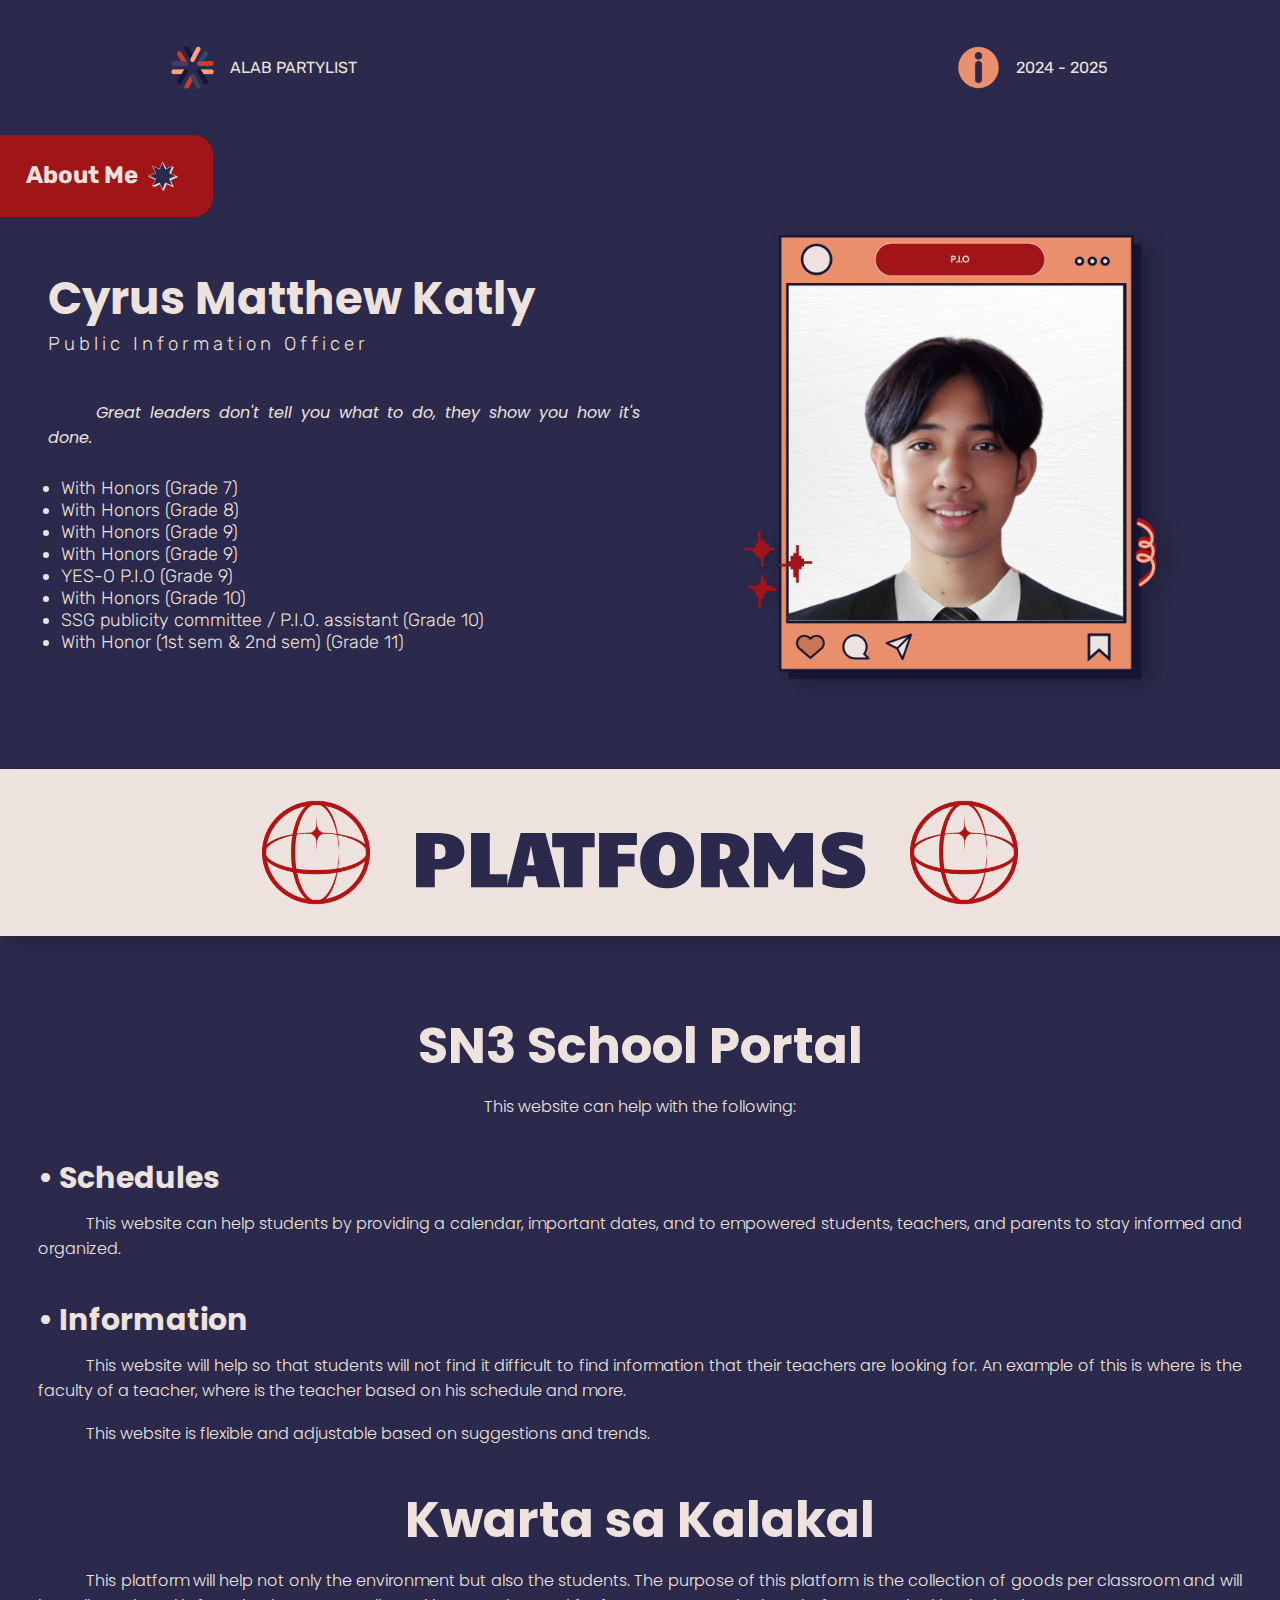
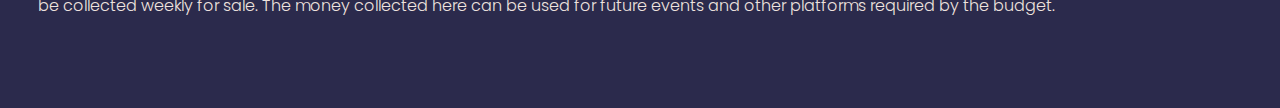
<file: katly.html>
<!DOCTYPE html>
<html lang="en">
<head>
    <meta charset="UTF-8">
    <meta name="viewport" content="width=device-width, initial-scale=1.0">
    <title>Cyrus Matthew Katly</title>
    <link rel="stylesheet" href="styles/user.css">
    <link rel="shortcut icon" href="static/katly.png" type="image/x-icon">
    <style>
        body header .content-sec .info .info-content h2 {
            font-size: 45px;
        }

        @media (max-width: 500px) {
            body header .content-sec .info .info-content h2 {
                font-size: 25px;
            }
        }
    </style>
    <style>
        #main-platform {
            text-align: center; 
            font-size: 50px;
        }

        @media (max-width: 500px) {
            #main-platform {
                font-size: 35px;
            }
        }
    </style>
</head>
<body>
    <header>
        <div class="top-section">
            <div class="logo-sec">
                <a href="index.html">
                    <img src="static/temp-logo.png" alt="">
                    <p>ALAB PARTYLIST</p>
                </a>
            </div>
            <div class="batch">
                <img src="static/batch-icon.png" alt="">
                <p>2024 - 2025</p>
            </div>
        </div>
        <div class="about-me">
            <h2>About Me</h2>
            <img src="static/star.png" alt="">
        </div>
        <div class="content-sec">
            <div class="info">
                <div class="info-content">
                    <h2>Cyrus Matthew Katly</h2>
                    <h3>Public Information Officer</h3>
                    <p>Great leaders don't tell you what to do, they show you how it's done.</p>
                    <ul>
                        <li>With Honors (Grade 7)</li>
                        <li>With Honors (Grade 8)</li>
                        <li>With Honors (Grade 9)</li>
                        <li>With Honors (Grade 9)</li>
                        <li>YES-O P.I.O (Grade 9)</li>
                        <li>With Honors (Grade 10)</li>
                        <li>SSG publicity committee / P.I.O. assistant (Grade 10)</li>
                        <li>With Honor (1st sem & 2nd sem) (Grade 11)</li>
                    </ul>
                </div>
            </div>
            <div class="img-wrapper">
                <img src="static/katly-frame.png" alt="">
            </div>
        </div>
    </header>
    <div class="platforms">
        <div class="msg-board reveal">
            <img src="static/earth-icon.png" alt="">
            <h2>Platforms</h2>
            <img src="static/earth-icon.png" alt="">
        </div>
        <div class="platform">
            <h2 id="main-platform">SN3 School Portal</h2>
            <p style="text-align: center; text-indent: 0;">This website can help with the following:</p>
            <br><br>
            <h2>• Schedules</h2>
            <p>This website can help students by providing a calendar, important dates, and to empowered students, teachers, and parents to stay informed and organized.</p>
            <br><br>
            <h2>• Information</h2>
            <p>This website will help so that students will not find it difficult to find information that their teachers are looking for. An example of this is where is the faculty of a teacher, where is the teacher based on his schedule and more.</p>
            <br>
            <p>This website is flexible and adjustable based on suggestions and trends.</p>
            <br><br>
            <h2 id="main-platform">Kwarta sa Kalakal</h2>
            <p>This platform will help not only the environment but also the students. The purpose of this platform is the collection of goods per classroom and will be collected weekly for sale. The money collected here can be used for future events and other platforms required by the budget.</p>
        </div>
    </div>
</body>
</html>
</file>
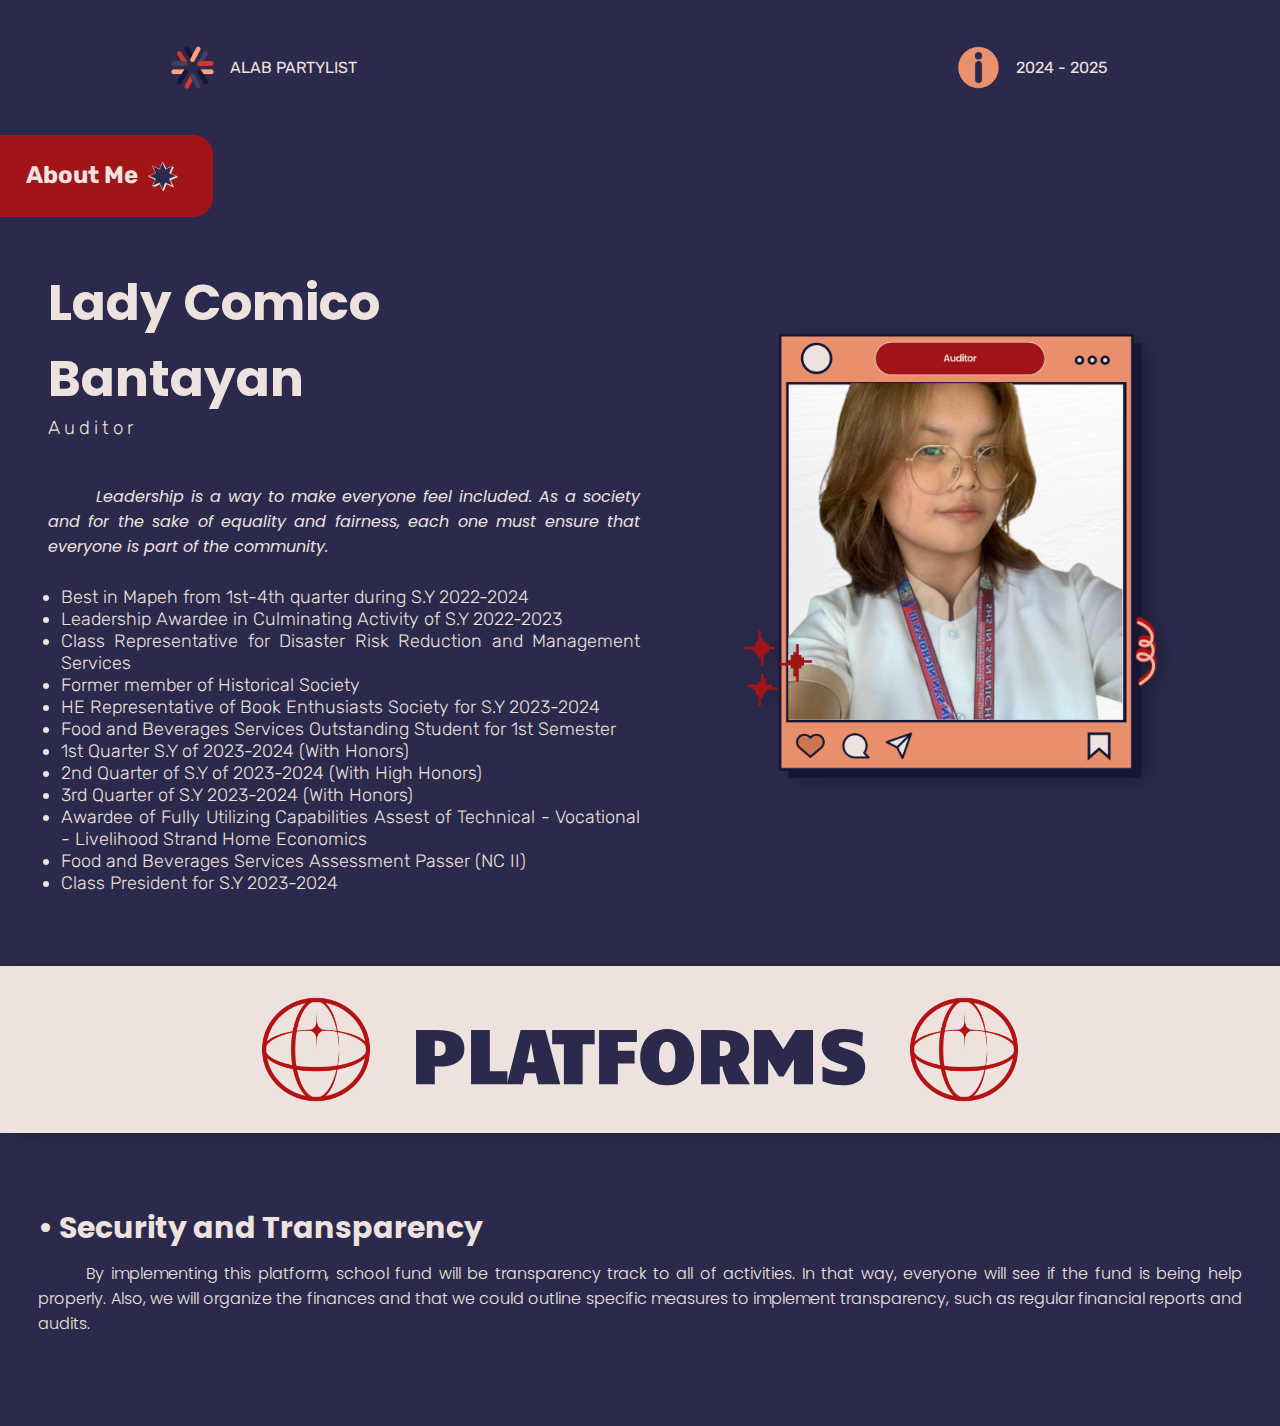
<file: mico.html>
<!DOCTYPE html>
<html lang="en">
<head>
    <meta charset="UTF-8">
    <meta name="viewport" content="width=device-width, initial-scale=1.0">
    <title>Lady Comico Bantayan</title>
    <link rel="stylesheet" href="styles/user.css">
    <link rel="shortcut icon" href="static/mico.png" type="image/x-icon">
    <style>
        body header .content-sec .info .info-content h2 {
            font-size: 50px;
        }

        @media (max-width: 500px) {
            body header .content-sec .info .info-content h2 {
                font-size: 26px;
            }
        }
    </style>
    <style>
        #main-platform {
            text-align: center; 
            font-size: 50px;
        }

        @media (max-width: 500px) {
            #main-platform {
                font-size: 35px;
            }
        }
    </style>
</head>
<body>
    <header>
        <div class="top-section">
            <div class="logo-sec">
                <a href="index.html">
                    <img src="static/temp-logo.png" alt="">
                    <p>ALAB PARTYLIST</p>
                </a>
            </div>
            <div class="batch">
                <img src="static/batch-icon.png" alt="">
                <p>2024 - 2025</p>
            </div>
        </div>
        <div class="about-me">
            <h2>About Me</h2>
            <img src="static/star.png" alt="">
        </div>
        <div class="content-sec">
            <div class="info">
                <div class="info-content">
                    <h2>Lady Comico Bantayan</h2>
                    <h3>Auditor</h3>
                    <p>Leadership is a way to make everyone feel included. As a society and for the sake of equality and fairness, each one must ensure that everyone is part of the community.</p>
                    <ul>
                        <li>Best in Mapeh from 1st-4th quarter during S.Y 2022-2024</li>
                        <li>Leadership Awardee in Culminating Activity of S.Y 2022-2023 </li>
                        <li>Class Representative for Disaster Risk Reduction and Management Services</li>
                        <li>Former member of Historical Society</li>
                        <li>HE Representative of Book Enthusiasts Society for S.Y 2023-2024</li>
                        <li>Food and Beverages Services Outstanding Student for 1st Semester </li>
                        <li>1st Quarter S.Y of 2023-2024 (With Honors) </li>
                        <li>2nd Quarter of S.Y of 2023-2024 (With High Honors) </li>
                        <li>3rd Quarter of S.Y 2023-2024 (With Honors)</li>
                        <li>Awardee of Fully Utilizing Capabilities Assest of Technical - Vocational - Livelihood Strand Home Economics </li>
                        <li>Food and Beverages Services Assessment Passer (NC II) </li>
                        <li>Class President for S.Y 2023-2024</li>
                    </ul>
                </div>
            </div>
            <div class="img-wrapper">
                <img src="static/mico-frame.png" alt="">
            </div>
        </div>
    </header>
    <div class="platforms">
        <div class="msg-board reveal">
            <img src="static/earth-icon.png" alt="">
            <h2>Platforms</h2>
            <img src="static/earth-icon.png" alt="">
        </div>
        <div class="platform">
            <h2>• Security and Transparency</h2>
            <p>By implementing this platform, school fund will be transparency track to all of activities. In that way, everyone will see if the fund is being help properly. Also, we will organize the finances and that we could outline specific measures to implement transparency, such as regular financial reports and audits.</p>
        </div>
    </div>
</body>
</html>
</file>
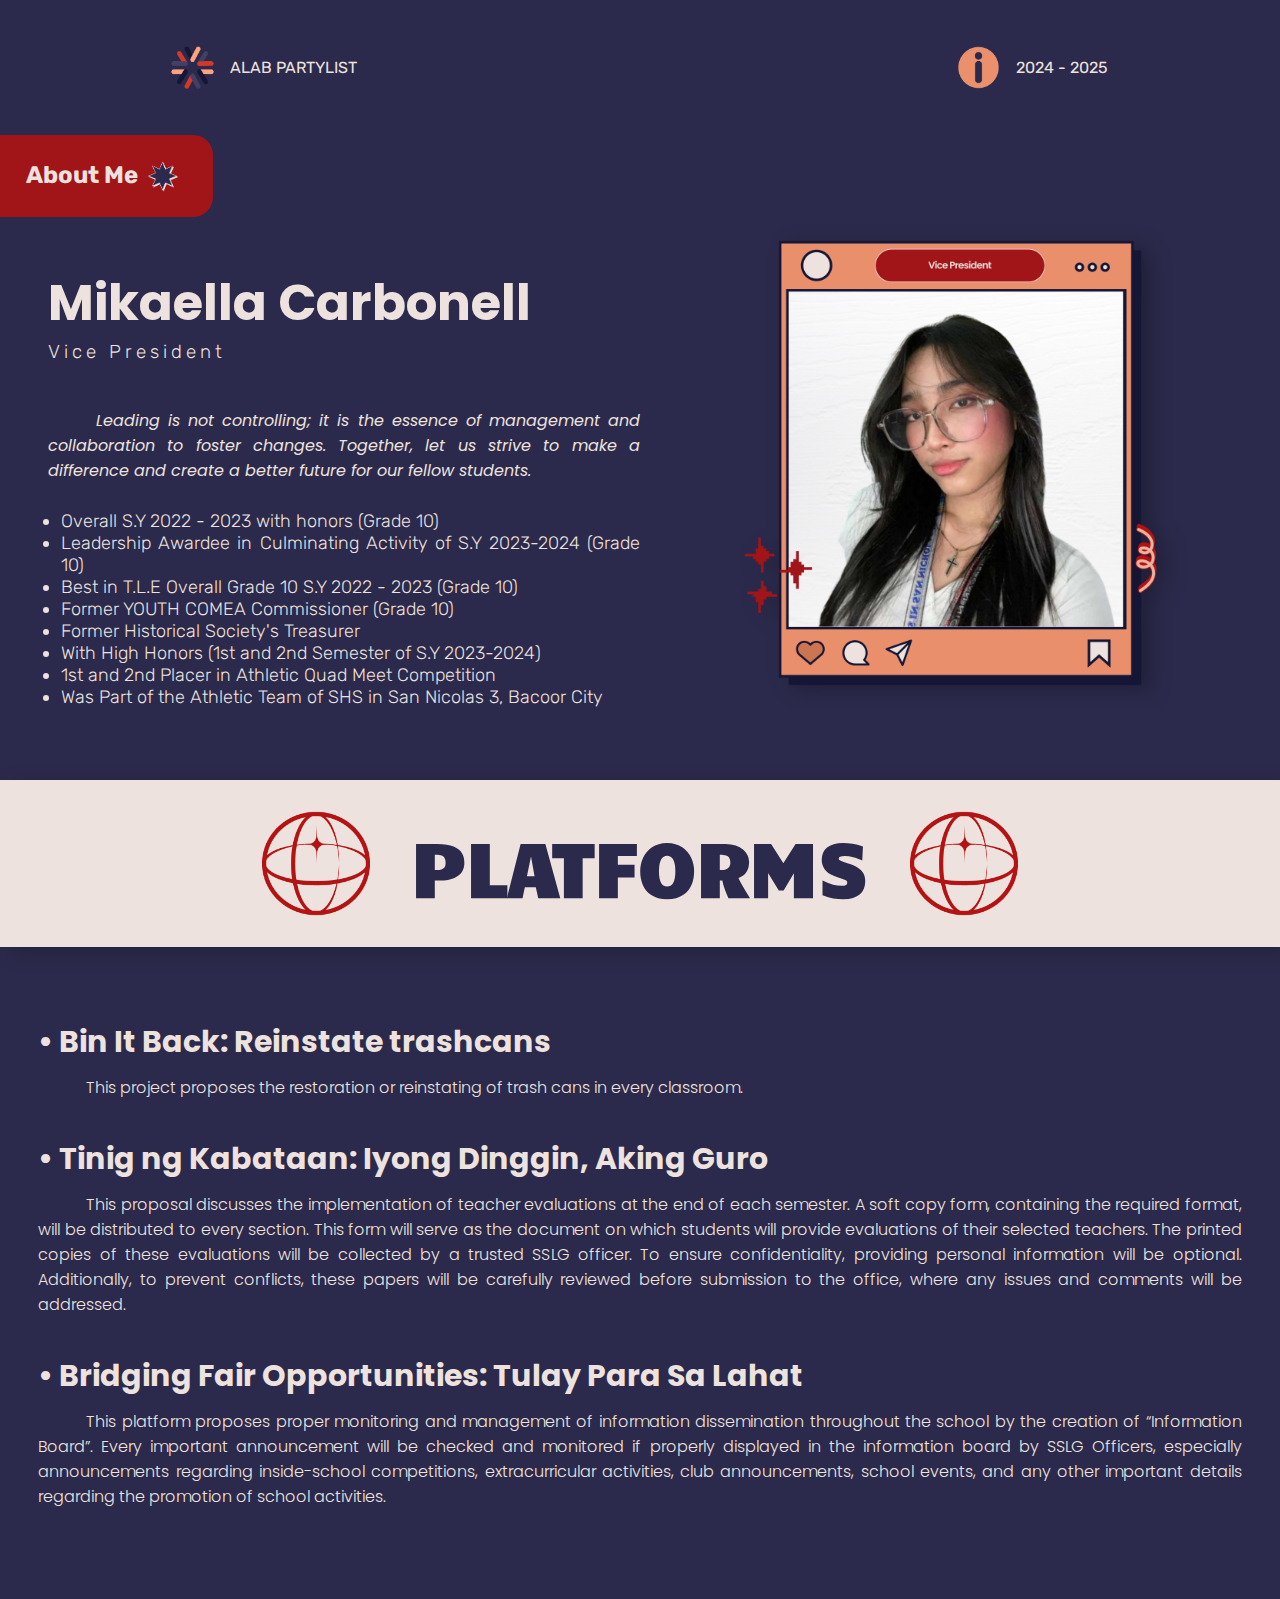
<file: mikaella.html>
<!DOCTYPE html>
<html lang="en">
<head>
    <meta charset="UTF-8">
    <meta name="viewport" content="width=device-width, initial-scale=1.0">
    <title>Mikaella Carbonell</title>
    <link rel="stylesheet" href="styles/user.css">
    <link rel="shortcut icon" href="static/mikaella.png" type="image/x-icon">
    <style>
        body header .content-sec .info .info-content h2 {
            font-size: 50px;
        }

        @media (max-width: 500px) {
            body header .content-sec .info .info-content h2 {
                font-size: 30px;
            }
        }
    </style>
</head>
<body>
    <header>
        <div class="top-section">
            <div class="logo-sec">
                <a href="index.html">
                    <img src="static/temp-logo.png" alt="">
                    <p>ALAB PARTYLIST</p>
                </a>
            </div>
            <div class="batch">
                <img src="static/batch-icon.png" alt="">
                <p>2024 - 2025</p>
            </div>
        </div>
        <div class="about-me">
            <h2>About Me</h2>
            <img src="static/star.png" alt="">
        </div>
        <div class="content-sec">
            <div class="info">
                <div class="info-content">
                    <h2>Mikaella Carbonell</h2>
                    <h3>Vice President</h3>
                    <p>Leading is not controlling; it is the essence of management and collaboration to foster changes. Together, let us strive to make a difference and create a better future for our fellow students.</p>
                    <ul>
                        <li>Overall S.Y 2022 - 2023 with honors (Grade 10)</li>
                        <li>Leadership Awardee in Culminating Activity of S.Y 2023-2024 (Grade 10)</li>
                        <li>Best in T.L.E Overall Grade 10 S.Y 2022 - 2023 (Grade 10)</li>
                        <li>Former YOUTH COMEA Commissioner (Grade 10)</li>
                        <li>Former Historical Society's Treasurer </li>
                        <li>With High Honors (1st and 2nd Semester of S.Y 2023-2024)</li>
                        <li>1st and 2nd Placer in Athletic Quad Meet Competition </li>
                        <li>Was Part of the Athletic Team of SHS in San Nicolas 3, Bacoor City</li>
                    </ul>
                </div>
            </div>
            <div class="img-wrapper">
                <img src="static/mikaella-frame.png" alt="">
            </div>
        </div>
    </header>
    <div class="platforms">
        <div class="msg-board reveal">
            <img src="static/earth-icon.png" alt="">
            <h2>Platforms</h2>
            <img src="static/earth-icon.png" alt="">
        </div>
        <div class="platform">
            <h2>• Bin It Back: Reinstate trashcans</h2>
            <p>This project proposes the restoration or reinstating of trash cans in every classroom. </p>
            <br><br>
            <h2>• Tinig ng Kabataan: Iyong Dinggin, Aking Guro</h2>
            <p>This proposal discusses the implementation of teacher evaluations at the end of each semester. A soft copy form, containing the required format, will be distributed to every section. This form will serve as the document on which students will provide evaluations of their selected teachers. The printed copies of these evaluations will be collected by a trusted SSLG officer. To ensure confidentiality, providing personal information will be optional. Additionally, to prevent conflicts, these papers will be carefully reviewed before submission to the office, where any issues and comments will be addressed.</p>
            <br><br>
            <h2>• Bridging Fair Opportunities: Tulay Para Sa Lahat</h2>
            <p>This platform proposes proper monitoring and management of information dissemination throughout the school by the creation of “Information Board”. Every important announcement will be checked and monitored if properly displayed in the information board by SSLG Officers, especially announcements regarding inside-school competitions, extracurricular activities, club announcements, school events, and any other important details regarding the promotion of school activities. </p>
        </div>
    </div>
</body>
</html>
</file>
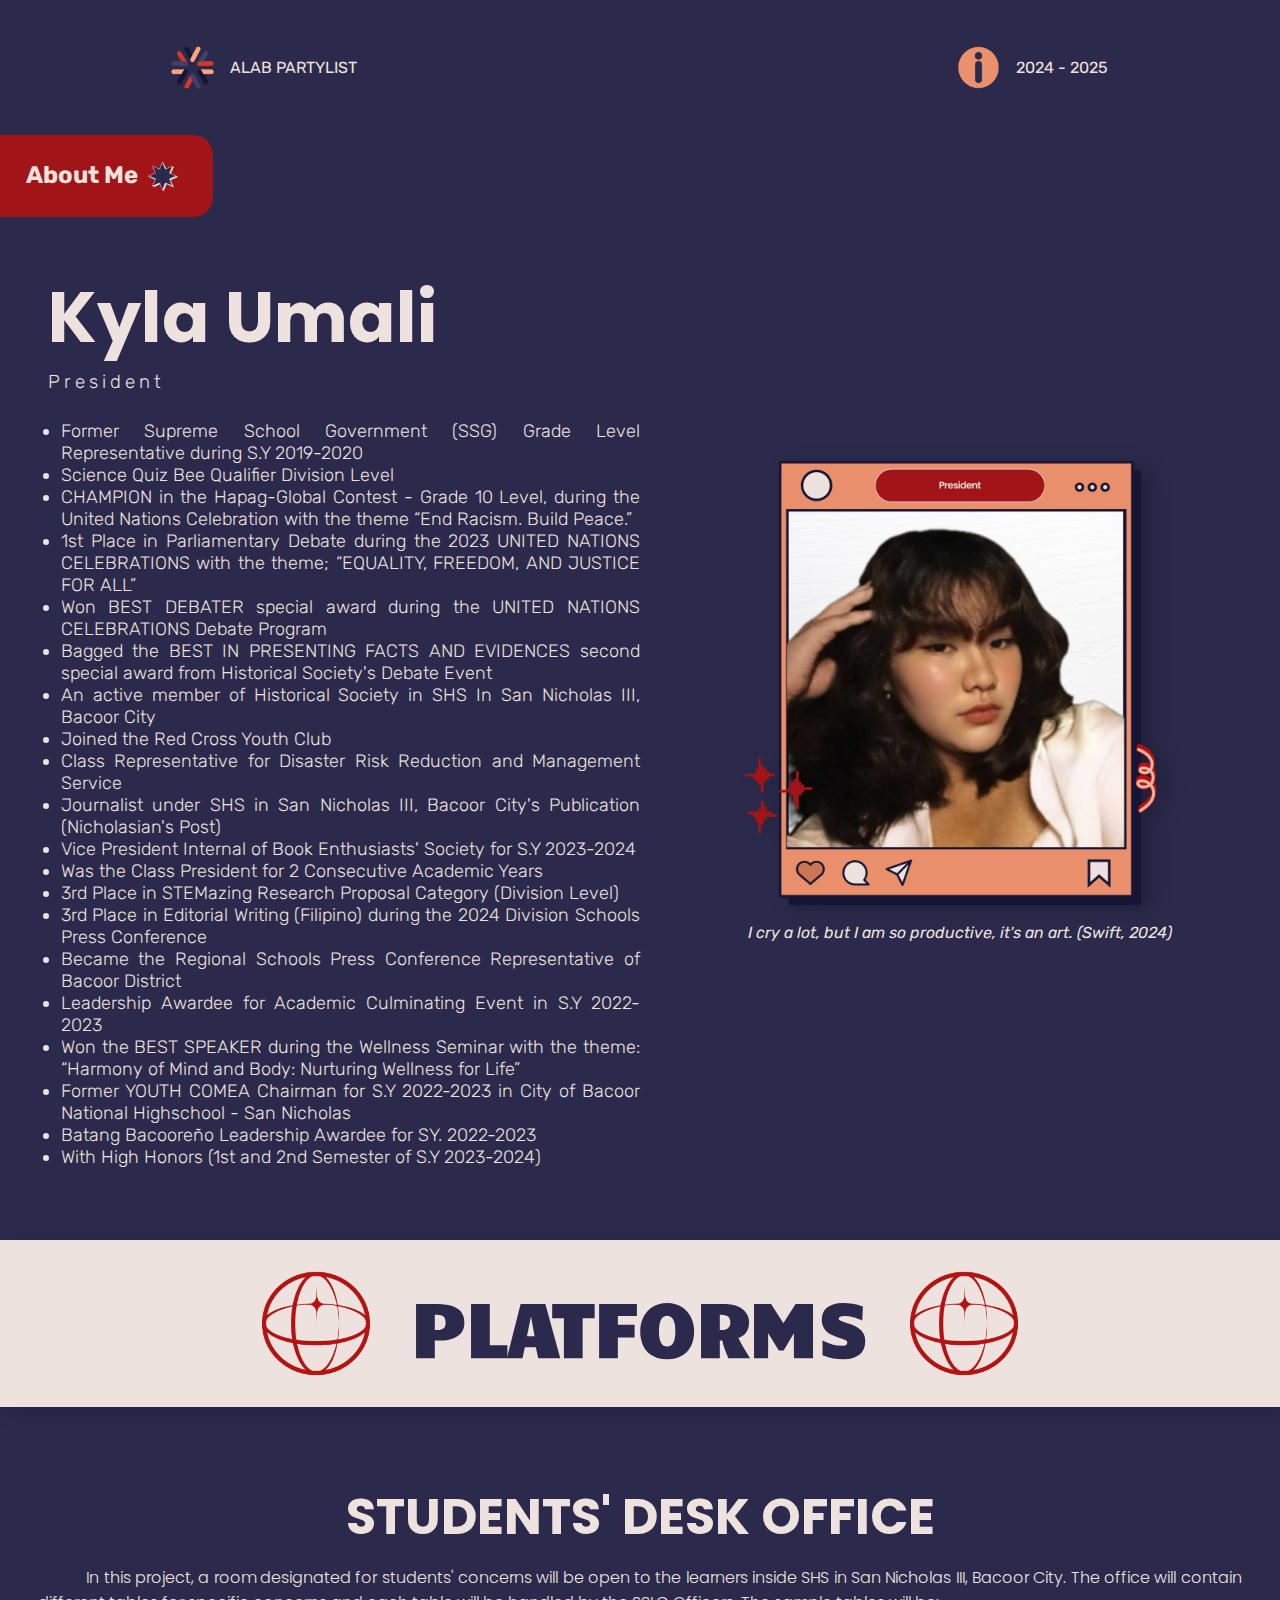
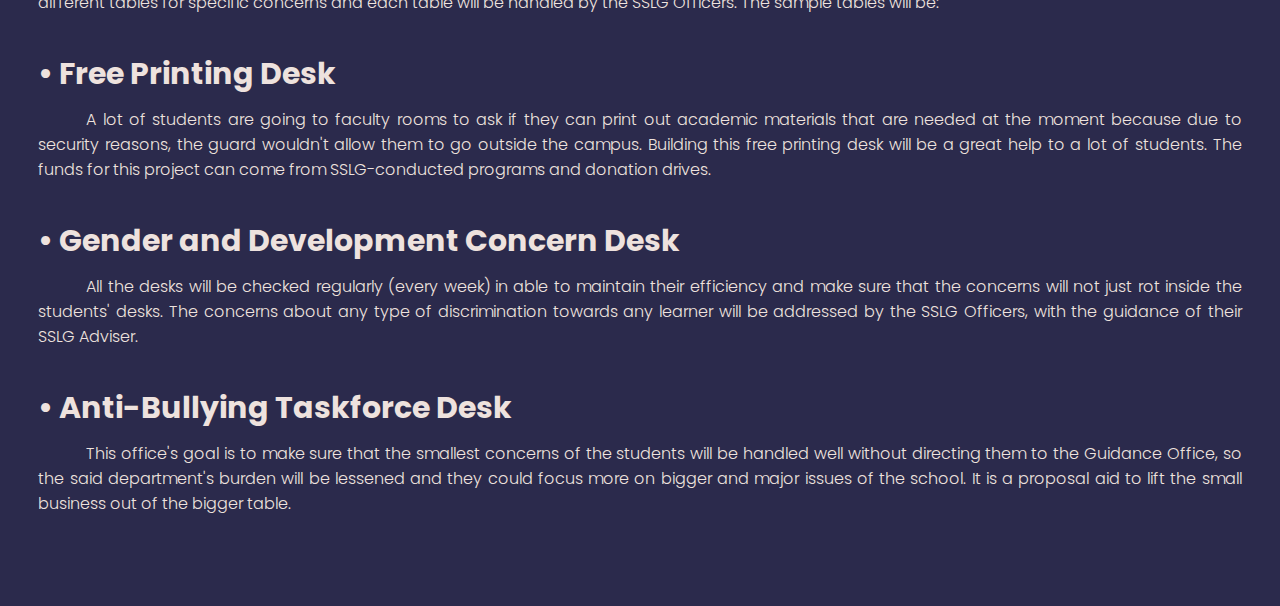
<file: umali.html>
<!DOCTYPE html>
<html lang="en">
<head>
    <meta charset="UTF-8">
    <meta name="viewport" content="width=device-width, initial-scale=1.0">
    <title>Kyla Umali</title>
    <link rel="stylesheet" href="styles/user.css">
    <link rel="shortcut icon" href="static/umali.png" type="image/x-icon">
    <style>
        #main-platform {
            text-align: center; 
            font-size: 50px;
        }

        @media (max-width: 500px) {
            #main-platform {
                font-size: 35px;
            }
        }
    </style>
</head>
<body>
    <header>
        <div class="top-section">
            <div class="logo-sec">
                <a href="index.html">
                    <img src="static/temp-logo.png" alt="">
                    <p>ALAB PARTYLIST</p>
                </a>
            </div>
            <div class="batch">
                <img src="static/batch-icon.png" alt="">
                <p>2024 - 2025</p>
            </div>
        </div>
        <div class="about-me">
            <h2>About Me</h2>
            <img src="static/star.png" alt="">
        </div>
        <div class="content-sec">
            <div class="info">
                <div class="info-content">
                    <h2>Kyla Umali</h2>
                    <h3>President</h3>
                    <ul>
                        <li>Former Supreme School Government (SSG) Grade Level Representative during S.Y 2019-2020</li>
                        <li>Science Quiz Bee Qualifier Division Level</li>
                        <li>CHAMPION in the Hapag-Global Contest - Grade 10 Level, during the United Nations Celebration with the theme “End Racism. Build Peace.”</li>
                        <li>1st Place in Parliamentary Debate during the 2023 UNITED NATIONS CELEBRATIONS with the theme; “EQUALITY, FREEDOM, AND JUSTICE FOR ALL”</li>
                        <li>Won BEST DEBATER special award during the UNITED NATIONS CELEBRATIONS Debate Program</li>
                        <li>Bagged the BEST IN PRESENTING FACTS AND EVIDENCES second special award from Historical Society's Debate Event</li>
                        <li>An active member of Historical Society in SHS In San Nicholas III, Bacoor City</li>
                        <li>Joined the Red Cross Youth Club</li>
                        <li>Class Representative for Disaster Risk Reduction and Management Service </li>
                        <li>Journalist under SHS in San Nicholas III, Bacoor City's Publication (Nicholasian's Post)</li>
                        <li>Vice President Internal of Book Enthusiasts' Society for S.Y 2023-2024</li>
                        <li>Was the Class President for 2 Consecutive Academic Years</li>
                        <li>3rd Place in STEMazing Research Proposal Category (Division Level)</li>
                        <li>3rd Place in Editorial Writing (Filipino) during the 2024 Division Schools Press Conference </li>
                        <li>Became the Regional Schools Press Conference Representative of Bacoor District </li>
                        <li>Leadership Awardee for Academic Culminating Event in S.Y 2022-2023</li>
                        <li>Won the BEST SPEAKER during the Wellness Seminar with the theme: “Harmony of Mind and Body: Nurturing Wellness for Life”</li>
                        <li>Former YOUTH COMEA Chairman for S.Y 2022-2023 in City of Bacoor National Highschool - San Nicholas</li>
                        <li>Batang Bacooreño Leadership Awardee for SY. 2022-2023</li>
                        <li>With High Honors (1st and 2nd Semester of S.Y 2023-2024)</li>
                    </ul>
                </div>
            </div>
            <div class="img-wrapper">
                <img src="static/umali-frame.png" alt="">
                <p>I cry a lot, but I am so productive, it's an art. (Swift, 2024)</p>
            </div>
        </div>
    </header>
    <div class="platforms">
        <div class="msg-board reveal">
            <img src="static/earth-icon.png" alt="">
            <h2>Platforms</h2>
            <img src="static/earth-icon.png" alt="">
        </div>
        <div class="platform">
            <h2 id="main-platform">STUDENTS' DESK OFFICE</h2>
            <p>In this project, a room designated for students' concerns will be open to the learners inside SHS in San Nicholas III, Bacoor City. The office will contain different tables for specific concerns and each table will be handled by the SSLG Officers. The sample tables will be:</p>
            <br><br>
            <h2>• Free Printing Desk</h2>
            <p>A lot of students are going to faculty rooms to ask if they can print out academic materials that are needed at the moment because due to security reasons, the guard wouldn't allow them to go outside the campus. Building this free printing desk will be a great help to a lot of students. The funds for this project can come from SSLG-conducted programs and donation drives.</p>
            <br><br>
            <h2>• Gender and Development Concern Desk</h2>
            <p>All the desks will be checked regularly (every week) in able to maintain their efficiency and make sure that the concerns will not just rot inside the students' desks. The concerns about any type of discrimination towards any learner will be addressed by the SSLG Officers, with the guidance of their SSLG Adviser.</p>
            <br><br>
            <h2>• Anti-Bullying Taskforce Desk</h2>
            <p>This office's goal is to make sure that the smallest concerns of the students will be handled well without directing them to the Guidance Office, so the said department's burden will be lessened and they could focus more on bigger and major issues of the school. It is a proposal aid to lift the small business out of the bigger table.</p>
        </div>
    </div>
</body>
</html>
</file>
<file: styles/style.css>
@import url('https://fonts.googleapis.com/css2?family=Candal&family=Poppins:ital,wght@0,100;0,200;0,300;0,400;0,500;0,600;0,700;0,800;0,900;1,100;1,200;1,300;1,400;1,500;1,600;1,700;1,800;1,900&family=Rubik:ital,wght@0,300..900;1,300..900&family=Signika:wght@300..700&display=swap');

* {
    padding: 0;
    margin: 0;
    box-sizing: border-box;
}

*::-webkit-scrollbar-track {
    width: 0;
}

*::-webkit-scrollbar {
	width: 0;
}

@font-face {
  font-family: 'Agrandir';
  src: url('Agrandir-Regular.otf') format('opentype');
  font-weight: normal;
  font-style: normal;
}

body {
    background-color: #2B2A4C;
    color: #EEE2DE;
    padding-bottom: 10vh;
}

header {
    width: 100%;
    height: 100vh;
    font-family: "Rubik", sans-serif;
    overflow: hidden;
}

.top-section {
    height: 15vh;
    display: flex;
    justify-content: space-between;
    align-items: center;
}

.logo-sec, .batch {
    width: 40vw;
    display: flex;
    align-items: center;
    justify-content: center;
}

header img {
    width: 75px;   
}

h1 {
    text-align: center;
    font-family: "Agrandir";
    font-size: 100px;
    animation: pop_up 1s ease-in-out, smolglitch 4s ease-in-out alternate-reverse 2s infinite;
}

.body-sec {
    height: 50vh;
    width: 100%;
    position: relative;
    
}

.design-float {
    position: absolute;
    width: 200px;
    filter: drop-shadow(10px 5px 10px rgba(0, 0, 0, 0.25));
}

.logo {
    left: 50vw;
    width: 400px;
    transform: translateX(-50%);
    animation: roll 1.5s ease-in-out;
}

#design-1 {
    left: 15%;
    top: 15%;
    animation: FadeIn1 2s ease-in-out;
}

#design-2 {
    left: 28%;
    top: 65%;
    animation: FadeIn2 2s ease-in-out;
}

#design-3 {
    left: 58%;
    top: 5%;
    animation: FadeIn3 2s ease-in-out;
}

#design-4 {
    left: 80%;
    top: 60%;
    animation: FadeIn4 2s ease-in-out;
}

.bar {
    width: 12vw;
    height: 7vh;
    border-radius: 20px;
    animation: pop_up 1s ease-in-out;
    filter: drop-shadow(10px 5px 10px rgba(0, 0, 0, 0.25));
}

.white-bar {
    background-color: #FFFFFF;
}

.red-bar {
    background-color: #B31312;
}

.orange-bar {
    background-color: #EA906C;
}


.bottom-sec {
    height: 10vh;
    width: 100%;
    display: flex;
    justify-content: center;
    align-items: center;
}

.side-bar {
    display: flex;
    justify-content: space-evenly;
    align-items: center;
    width: 45vw;
}

.msg-board {
    height: fit-content;
    background-color: #EEE2DE;
    display: flex;
    align-items: center;
    padding: 3vh 0;
    margin: 8vh 0;
    color: #2B2A4C;
    font-family: Candal;
    justify-content: center;
    font-size: 50px;
    text-transform: uppercase;
    gap: 20px;
    filter: drop-shadow(10px 5px 10px rgba(0, 0, 0, 0.2));
}

.main-sec img {
    filter: drop-shadow(10px 5px 10px rgba(0, 0, 0, 0.2));
}

.msg-board img {
    width: 150px;
}

.team-container {
    width: 100%;
}

.president {
    height: 40vh;
}

.president img {
    width: 250px;
}

.president .info-holder h2 {
    font-size: 40px;
}

.other {
    width: 100%;
    display: grid;
    grid-template-columns: 1fr 1fr 1fr 1fr;
    row-gap: 40px;
    margin-top: 5vh;
}

a:link, a:visited {
    color: inherit;
    text-decoration: none;
}

.info-holder img {
    margin-bottom: 10px;
}

.info-holder {
    font-family: Signika;
    text-align: center;
}

.info-holder h2 {
    font-weight: 500;
    font-size: 30px;
}

.agenda-info .info-wrapper p {
    font-size: 22px;
}

.other img {
    width: 200px;
    height: 200px;
}

.agenda-info .img-wrapper img {
    width: 50vw;
    filter: drop-shadow(10px 5px 10px rgba(0, 0, 0, 0.2)) brightness(90%);

}

.reveal {
    transform: translateY(150px);
    opacity: 0;
    transition: 1s all ease;
}
  
.reveal.active {
    transform: translateY(0);
    opacity: 1;
}


.agenda-info .info-wrapper {
    width: 50vw;
}

.agenda-info .img-wrapper {
    display: flex;
    justify-content: center;
    align-items: center;
}

.agenda-info .info-wrapper {
    text-align: justify;
    padding-left: 5vw;
    padding-right: 3vw;
    font-family: Poppins;
}

.agenda {
    padding-bottom: 10vh;
}

.agenda-info {
    display: flex;
    justify-content: center;
    align-items: center;
    height: fit-content;
}

.agenda-info h2 {
    font-size: 40px;
}

.agenda-info h3 {
    letter-spacing: 3px;
    font-weight: 200;
    margin-bottom: 2vh;
    transform: translateY(-10px);
}

#instructions  {
    text-align: center;
    margin-bottom: 3vh;
    color: #eee2de2f;
    font-style: italic;
    font-family: Poppins;
}

@keyframes roll {
    0% {
        transform: rotate(0deg);
        left: -50vw;
        opacity: 0;
    }

    75% {
        transform: rotate(360deg);
    }
    100% {
        transform: rotate(360deg) translateX(-50%);
        left: 50vw;
        opacity: 1;
    }
}

@keyframes pop_up {
    0% {
        transform: translateY(200px);
        opacity: 0;
    }

    90% {
        transform: translateY(-20px);
    }

    100% {
        transform: translateY(0px);
        opacity: 1;
    }
}

@keyframes FadeIn1 {
    0% {
        opacity: 0;
        transform: rotate(0deg);
        left: 0;
        top: -20%;
    }

    100% {
        transform: rotate(360deg);
        left: 15%;
        opacity: 1;
        top: 15%;
    }
}

@keyframes FadeIn2 {
    0% {
        opacity: 0;
        transform: rotate(0deg);
        left: 0;
        top: 100%;
    }

    100% {
        transform: rotate(360deg);
        left: 28%;
        opacity: 1;
        top: 65%;
    }
}

@keyframes FadeIn3 {
    0% {
        opacity: 0;
        transform: rotate(0deg);
        left: 100%;
        top: 0;
    }

    100% {
        transform: rotate(360deg);
        left: 58%;
        opacity: 1;
        top: 5%;
    }
}

@keyframes FadeIn4 {
    0% {
        opacity: 0;
        transform: rotate(0deg);
        left: 100%;
        top: 100%;
    }

    100% {
        transform: rotate(360deg);
        left: 80%;
        opacity: 1;
        top: 60%;
    }
}

@keyframes smolglitch {
    0% {
        transform: translate(0);
      }
    1% {
        transform: translate(-5px, 5px);
        filter: blur(1px);
      }
    2% {
        transform: translate(5px, -5px);
      }
    3% {
        transform: translate(-5px, 5px);
        filter: blur(5px);
      }
    4% {
        transform: translate(5px, -5px);
      }
    5% {
        transform: translate(0);
        filter: blur(0px);
      }
    
    95% {
        transform: translate(0);
        filter: blur(0px);
      }
    96% {
        transform: translate(-5px, 5px);
        filter: blur(1px);
      }
    97% {
        transform: translate(5px, -5px);
      }
    98% {
        transform: translate(-5px, 5px);
        filter: blur(5px);
      }
    99% {
        transform: translate(5px, -5px);
      }
    100% {
        transform: translate(0);
        filter: blur(0px);
      }
  }


/* Small devices (tablets, 768px and up) */
@media (max-device-width: 1000px) {

    .logo-sec, .batch {
        width: 50vw;
        font-size: 14px;
    }

    .body-sec {
        display: flex;
        justify-content: center;
        align-items: center;
    }

    .bottom-sec {
        height: fit-content;
    }

    header {
        height: fit-content;
        padding-bottom: 15vh;
    }

    header img {
        width: 60px;   
    }

    h1 {
        font-size: 45px;
    }

    .design-float {
        display: none;
    }

    .logo {
        display: inline;
        width: 300px;
    }

    .msg-board {
        height: fit-content;
        font-size: 16px;
        padding: 2vh 0;
        gap: 5px;
        margin-bottom: 5vh;
    }

    .msg-board img {
        width: 75px;
    }

    .president img {
        width: 220px;
    }

    .president .info-holder h2 {
        font-size: 30px;
    }

    .other {
        display: inline;
    }

    .info-holder img {
        margin-bottom: 10px;
    }

    .info-holder {
        margin-bottom: 5vh;
    }

    .other img {
        width: 220px;
        height: 220px;
    }

    .agenda-info .img-wrapper {
        display: none;
    }

    .agenda-info .info-wrapper {
        width: 90vw;
    }

    .agenda {
        height: fit-content;
        padding-bottom: 5vh;
    }

    .president {
        height: auto;
    }

    .agenda-info h2 {
        font-size: 35px;
    }

    .agenda-info h3 {
        font-size: 20px;
    }

    .agenda-info .info-wrapper p {
        font-size: 18px;
    }
}


@media (min-device-width: 1500px) {
    .body-sec {
        height: 55vh;
    }

    .other {
        padding-top: 10vh;
    }
}

@media only screen 
  and (max-device-width: 350px) {
    .msg-board h2 {
        text-align: center;
    }

    .logo {
        width: 200px;
    }

    .body-sec {
        height: 35vh;
    }
}


@media only screen 
  and (min-device-width: 1000px) {
    .info-holder:hover {
        transition: all 0.3s;
        transform: scale(1.1);
        filter: drop-shadow(15px 10px 10px rgba(0, 0, 0, 0.5));
    }
}
</file>
<file: styles/user.css>
@import url('https://fonts.googleapis.com/css2?family=Candal&family=Poppins:ital,wght@0,100;0,200;0,300;0,400;0,500;0,600;0,700;0,800;0,900;1,100;1,200;1,300;1,400;1,500;1,600;1,700;1,800;1,900&family=Rubik:ital,wght@0,300..900;1,300..900&family=Signika:wght@300..700&display=swap');

* {
    padding: 0;
    margin: 0;
    box-sizing: border-box;
}

*::-webkit-scrollbar-track {
    width: 0;
}

*::-webkit-scrollbar {
	width: 0;
}


header {
    width: 100vw;
    font-family: "Rubik", sans-serif;
}

body {
    background-color: #2B2A4C;
    color: #EEE2DE;
    overflow-x: hidden;
    padding-bottom: 10vh;
}

.top-section {
    height: 15vh;
    display: flex;
    justify-content: space-between;
    align-items: center;
}

.logo-sec a, .batch {
    width: 40vw;
    display: flex;
    align-items: center;
    justify-content: center;
}

a:link, a:visited {
    color: inherit;
    text-decoration: none;
}

header .top-section img {
    width: 75px;   
}

.about-me {
    background-color: #A11519;
    display: flex;
    padding: 2%;
    border-top-right-radius: 20px;
    border-bottom-right-radius: 20px;
    color: #EEE2DE;
    width: fit-content;
    font-weight: 200;
}

.content-sec {
    display: flex;
    justify-content: space-between;
}

.info {
    width: 50vw;

}

.about-me img {
    width: 50px;
}

.content-sec .info-content {
    padding-left: 0.5in;
    padding-top: 0.5in;
}

.content-sec .img-wrapper {
    width: 50vw;
    display: flex;
    justify-content: center;
    align-items: center;
    flex-direction: column;
    overflow-x: hidden;
}

.content-sec .img-wrapper img {
    width: 60vw;
    filter: drop-shadow(10px 5px 10px rgba(0, 0, 0, 0.25));
}

.content-sec .info-content h2 {
    font-size: 70px;
    font-family: Poppins;
}

.content-sec .info-content h3 {
    font-weight: 300;
    letter-spacing: 4px;
}

.content-sec .info-content p {
    margin-top: 5vh;
    text-align: justify;
    font-family: Poppins;
    text-indent: 0.5in;
    font-style: italic;
}

.content-sec p {
    font-style: italic;
}

ul {
    margin-top: 3vh;
    margin-left: 1vw;
    font-size: 18px;
    font-weight: 200;
    text-align: justify;
}

.msg-board {
    height: fit-content;
    background-color: #EEE2DE;
    display: flex;
    align-items: center;
    padding: 3vh 0;
    margin: 8vh 0;
    color: #2B2A4C;
    font-family: Candal;
    justify-content: center;
    font-size: 50px;
    text-transform: uppercase;
    gap: 20px;
    filter: drop-shadow(10px 5px 10px rgba(0, 0, 0, 0.2));
}

.msg-board img {
    width: 150px;
}

.platform {
    padding-left: 3vw;
    padding-right: 3vw;
}

.platform h2 {
    font-family: Poppins;
    font-size: 30px;
    margin-bottom: 10px;
}

.platform p {
    font-family: Poppins;
    font-weight: 300;
    text-indent: 0.5in;
    text-align: justify;
}

@media (max-device-width: 1000px) {
    .top-section {
        font-size: 14px;
    }

    header .logo-sec, header .batch {
        width: 50vw;
    }

    header .top-section img {
        width: 60px;
    }

    header .top-section a {
        width: 100%;
    }

    .about-me {
        padding: 3%;
        border-top-right-radius: 20px;
        border-bottom-right-radius: 20px;
        color: #EEE2DE;
        width: fit-content;
        font-weight: 200;
    }

    .msg-board {
        height: fit-content;
        font-size: 16px;
        padding: 2vh 0;
        gap: 5px;
        margin-bottom: 5vh;
    }

    .msg-board img {
        width: 75px;
    }

    .content-sec {
        flex-direction: column-reverse;
        align-items: center;
        padding-top: 2vh;
    }

    .info {
        width: 85vw;
    }

    .content-sec .info-content {
        padding-left: 0in;
        padding-top: 0in;
    }

    .content-sec .img-wrapper {
        width: 85vw;
        display: flex;
        justify-content: center;
        align-items: center;
        flex-direction: column;
    }

    .content-sec .img-wrapper img {
        width: 150%;
        filter: drop-shadow(10px 5px 10px rgba(0, 0, 0, 0.25));
    }

    .content-sec .info-content h2 {
        font-size: 40px;
        text-align: center;
    }

    .content-sec .info-content h3 {
        font-weight: 300;
        text-align: center;
    }

    .content-sec .info-content p {
        margin-bottom: 1vh;
        margin-top: 2vh;
        text-align: justify;
    }

    .content-sec p {
        margin-bottom: 2vh;
        margin-top: 0;
        text-align: justify;
        font-style: italic;
    }

    ul {
        margin-top: 3vh;
        margin-left: 1vw;
        font-size: 18px;
        font-weight: 200;
        text-align: justify;
    }

    .platform h2 {
        font-size: 22px;
    }
}


@media only screen 
  and (max-device-width: 350px) {
    .msg-board h2 {
        text-align: center;
    }
}
</file>
